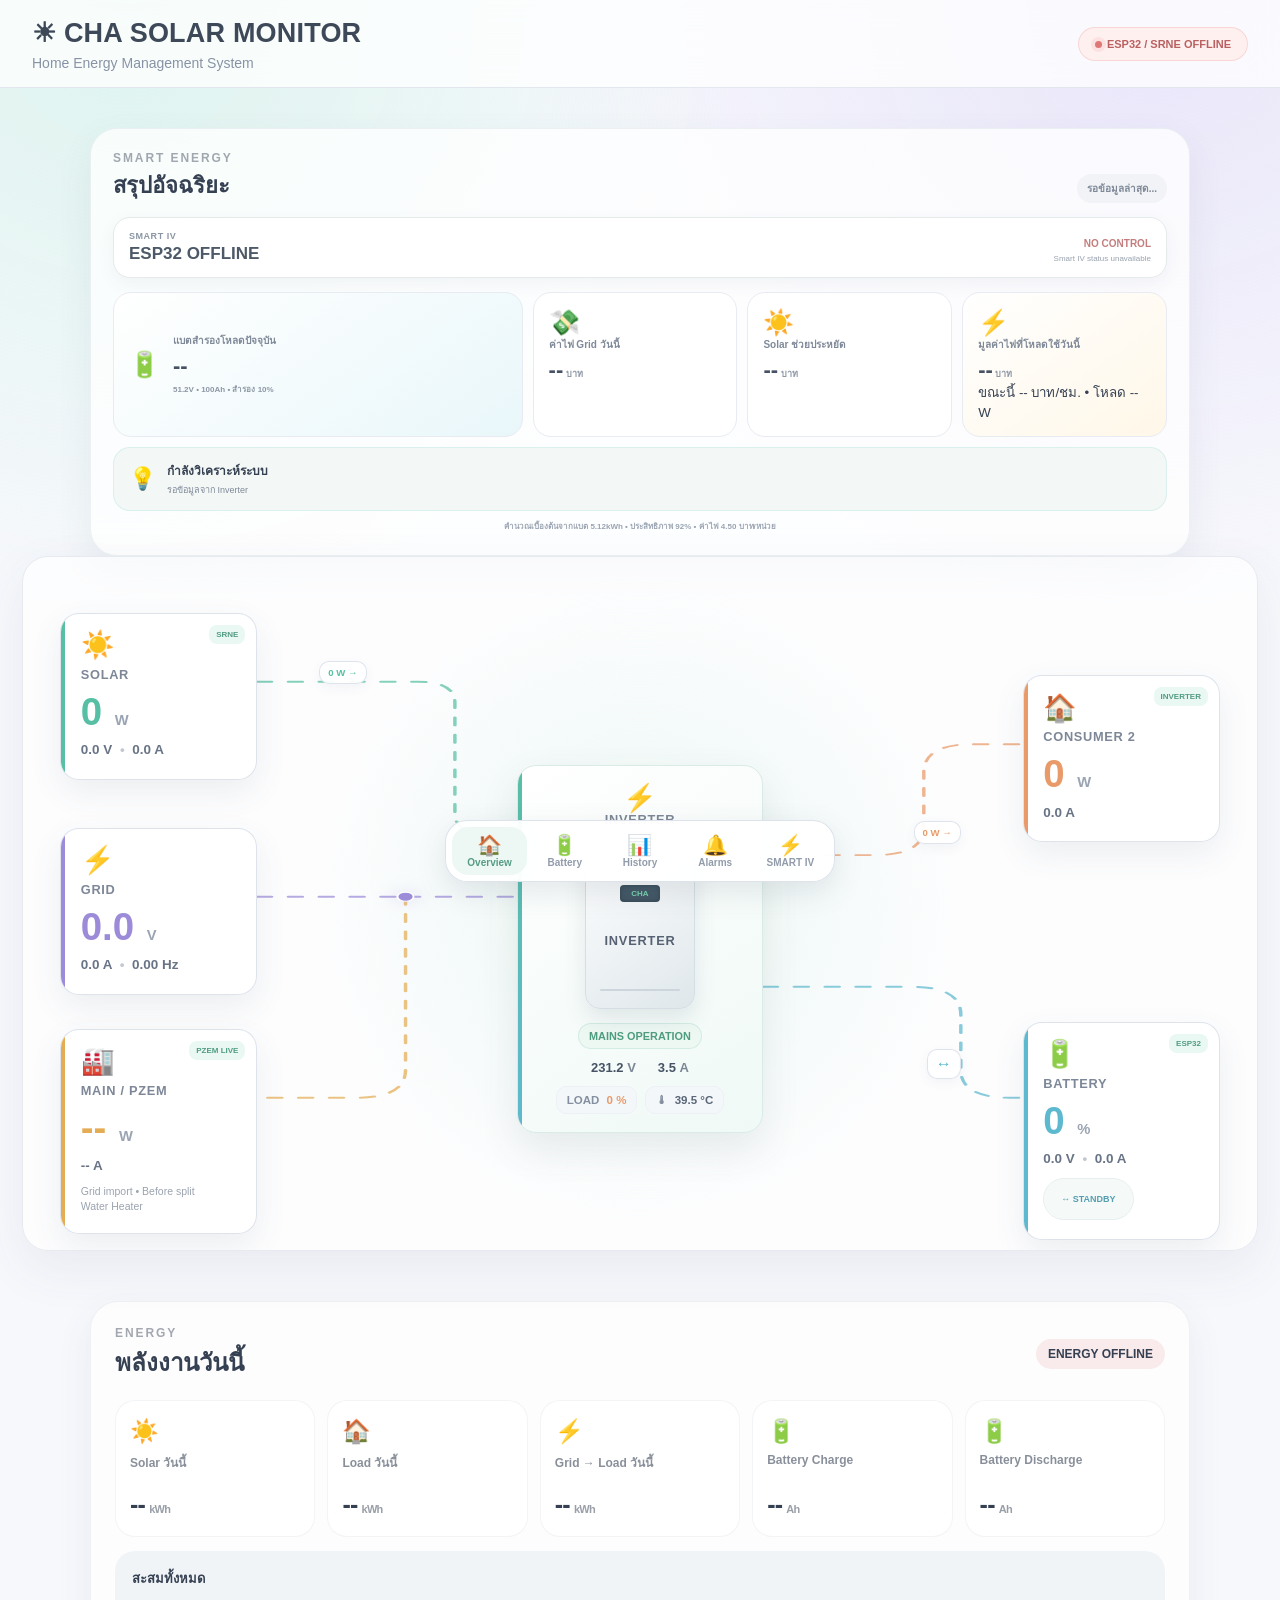
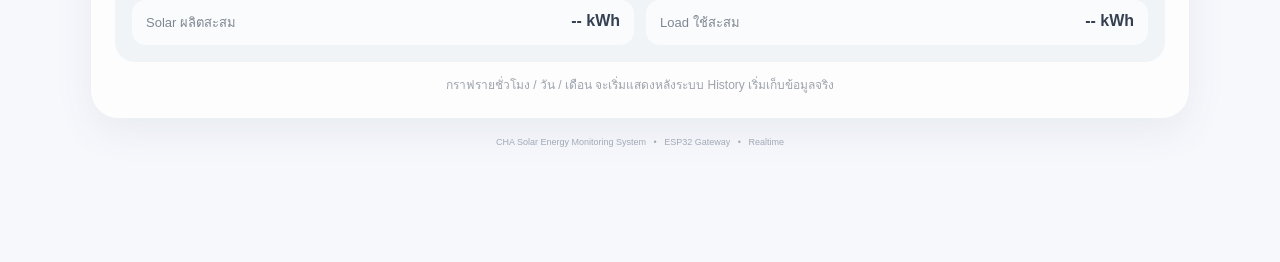
<file: index.html>
<!DOCTYPE html>
<html lang="th">

<head>
  <meta charset="UTF-8">

  <meta
    name="viewport"
    content="width=device-width, initial-scale=1.0"
  >

  <title>CHA Solar Monitor</title>

  <link
    rel="stylesheet"
    href="style.css"
  >

  <style>
    /* Mobile flow V2: smaller nodes and the real Consumer 1 split layout. */
    @media (max-width: 699px) {
      .flow-stage {
        height: 540px;
        background: radial-gradient(circle at 50% 48%, rgba(84, 203, 180, .13), transparent 28%), rgba(255, 255, 255, .94);
      }

      .fn {
        width: clamp(76px, 22.2vw, 84px);
        padding: 5px;
        box-shadow: 0 6px 15px rgba(70, 84, 103, .10);
      }

      .fn i { font-size: 16px; }
      .fn b { margin-top: 2px; font-size: 8px; }
      .fn strong { margin-top: 3px; font-size: 17px; }
      .fn strong small { font-size: 7px; }
      .fn em { margin-top: 3px; font-size: 6.8px; }

      .gridn { left: 15%; top: 13.7%; }
      .pv { left: 50%; top: 13.7%; }
      .c1n { left: 15%; top: 50.9%; }
      .iv {
        left: 50%;
        top: 50.9%;
        width: clamp(88px, 25.5vw, 96px);
        box-shadow: 0 7px 20px rgba(86, 205, 181, .20);
      }
      .iv strong { font-size: 11px; }
      .c2n { left: 85%; top: 50.9%; }
      .mcn { left: 15%; top: 85.2%; }
      .battery { left: 50%; top: 85.2%; }
      .homen { left: 85%; top: 85.2%; }
      .homen em, .mcn em { font-size: 6.5px; }
      .homen b, .mcn b { font-size: 9px; }

      .mobile-flow-value {
        position: absolute;
        z-index: 3;
        min-width: 34px;
        padding: 3px 6px;
        border: 1px solid rgba(218, 224, 233, .85);
        border-radius: 999px;
        transform: translate(-50%, -50%);
        background: rgba(255, 255, 255, .88);
        box-shadow: 0 3px 9px rgba(70, 84, 103, .08);
        color: #7b8695;
        font-size: 6.5px;
        font-weight: 850;
        line-height: 1;
        text-align: center;
        white-space: nowrap;
        pointer-events: none;
      }

      .flow-solar-value { left: 50%; top: 32%; color: #b98e1c; }
      .flow-grid-main-value { left: 15%; top: 32%; color: #7568b5; }
      /* Keep horizontal flow labels above the paths so particles stay visible. */
      .flow-grid-iv-value { left: 32.5%; top: 43.3%; color: #7568b5; }
      .flow-load-value { left: 67.5%; top: 43.3%; color: #c76f43; }
      .flow-machine-value { left: 15%; top: 68.5%; color: #b57c25; }
      .flow-battery-value { left: 50%; top: 68.5%; color: #388fa5; }
      .flow-home-value { left: 85%; top: 68.5%; color: #c76f43; }

      .fn.iv.source-grid { box-shadow: 0 7px 22px rgba(156, 142, 225, .28); }
      .fn.iv.source-grid strong { color: #7568b5; }
      .fn.iv.source-solar { box-shadow: 0 7px 22px rgba(229, 182, 56, .25); }
      .fn.iv.source-solar strong { color: #b98e1c; }
      .fn.iv.source-battery { box-shadow: 0 7px 22px rgba(85, 186, 208, .28); }
      .fn.iv.source-battery strong { color: #388fa5; }
      .fn.iv.source-mixed { box-shadow: 0 7px 22px rgba(86, 205, 181, .28); }
      .fn.iv.source-mixed strong { color: #438f79; }
    }
  </style>

  <style>

    /* =====================================================
       CHA NAVIGATION
    ===================================================== */

    body {
      padding-bottom: 78px;
    }

    .cha-nav {
      position: fixed;

      left: 50%;
      bottom: 14px;

      transform:
        translateX(-50%);

      width:
        calc(100% - 28px);

      max-width: 520px;

      height: 62px;

      display: grid;

      grid-template-columns:
        repeat(4, 1fr);

      align-items: center;

      padding: 6px;

      z-index: 1000;

      border:
        1px solid
        rgba(220, 225, 234, 0.95);

      border-radius: 22px;

      background:
        rgba(255, 255, 255, 0.92);

      backdrop-filter:
        blur(16px);

      box-shadow:
        0 10px 30px
        rgba(68, 82, 103, 0.13);
    }


    .cha-nav a {
      position: relative;

      height: 48px;

      display: flex;

      flex-direction: column;

      justify-content: center;
      align-items: center;

      gap: 2px;

      border-radius: 16px;

      color: #919baa;

      text-decoration: none;

      font-size: 9px;
      font-weight: 700;

      transition:
        0.2s ease;
    }


    .cha-nav a.active {
      color: #569c84;

      background:
        #edf8f4;
    }


    .nav-icon {
      font-size: 20px;

      line-height: 1;
    }


    .alarm-badge {
      position: absolute;

      top: 3px;
      right:
        calc(50% - 27px);

      min-width: 17px;
      height: 17px;

      display: none;

      align-items: center;
      justify-content: center;

      padding: 0 5px;

      border-radius: 999px;

      color: white;

      background: #df7777;

      border:
        2px solid white;

      font-size: 8px;
      font-weight: 800;

      line-height: 1;
    }


    .alarm-badge.show {
      display: flex;
    }


    .alarm-badge.warning {
      background: #e0a84e;
    }


    .alarm-badge.critical {
      background: #df7777;
    }


    @media (min-width: 1000px) {

      body {
        padding-bottom: 90px;
      }


      .cha-nav {
        bottom: 18px;

        max-width: 390px;
      }


      .cha-nav a {
        font-size: 10px;
      }

    }

  </style>

  <link rel="manifest" href="manifest.webmanifest">
  <meta name="theme-color" content="#f7f8fc">
</head>


<body>


<!-- =====================================================
     HEADER
===================================================== -->

<header>

  <div class="brand">

    <h1>
      ☀ CHA SOLAR MONITOR
    </h1>

    <p>
      Home Energy Management System
    </p>

  </div>


  <div class="online">

    <span class="online-dot"></span>

    SYSTEM ONLINE

  </div>

</header>



<!-- =====================================================
     MAIN
===================================================== -->

<main>

<section class="mobile-flow">
  <div class="mf-title"><div><small>CHA SOLAR</small><h2>Energy Flow</h2></div><div id="mobileSource" class="mobile-source">LIVE</div></div>
  <div class="flow-stage">
    <svg class="flow-svg" viewBox="0 0 360 540" preserveAspectRatio="none" aria-hidden="true">
      <path id="mobileSolarPath" class="energy-link solar" d="M180 111 V237"/>
      <path id="mobileGridC1Path" class="energy-link grid" d="M54 111 V237"/>
      <path id="mobileC1IvPath" class="energy-link grid" d="M92 275 H136"/>
      <path id="mobileIvC2Path" class="energy-link consumer2" d="M224 275 H268"/>
      <path id="mobileMcPath" class="energy-link consumer1" d="M54 313 V422"/>
      <path id="mobileBatteryPath" class="energy-link battery-link" d="M180 319 V422"/>
      <path id="mobileHomePath" class="energy-link consumer2" d="M306 313 V422"/>

      <g id="mobileSolarParticles" class="flow-particles solar">
        <circle r="4"><animateMotion dur="1.8s" repeatCount="indefinite"><mpath href="#mobileSolarPath"/></animateMotion></circle>
        <circle r="3" opacity=".7"><animateMotion begin="-.9s" dur="1.8s" repeatCount="indefinite"><mpath href="#mobileSolarPath"/></animateMotion></circle>
      </g>
      <g id="mobileC1IvParticles" class="flow-particles grid">
        <circle r="4"><animateMotion dur="1.35s" repeatCount="indefinite"><mpath href="#mobileC1IvPath"/></animateMotion></circle>
      </g>
      <g id="mobileIvC2Particles" class="flow-particles consumer2">
        <circle r="4"><animateMotion dur="1.35s" repeatCount="indefinite"><mpath href="#mobileIvC2Path"/></animateMotion></circle>
      </g>
      <g id="mobileGridC1Particles" class="flow-particles grid">
        <circle r="4"><animateMotion dur="1.8s" repeatCount="indefinite"><mpath href="#mobileGridC1Path"/></animateMotion></circle>
        <circle r="3" opacity=".7"><animateMotion begin="-.9s" dur="1.8s" repeatCount="indefinite"><mpath href="#mobileGridC1Path"/></animateMotion></circle>
      </g>
      <g id="mobileBatteryParticles" class="flow-particles battery-link">
        <circle r="4"><animateMotion dur="1.7s" repeatCount="indefinite"><mpath href="#mobileBatteryPath"/></animateMotion></circle>
        <circle r="3" opacity=".7"><animateMotion begin="-.85s" dur="1.7s" repeatCount="indefinite"><mpath href="#mobileBatteryPath"/></animateMotion></circle>
      </g>
      <g id="mobileHomeParticles" class="flow-particles consumer2">
        <circle r="4"><animateMotion dur="1.8s" repeatCount="indefinite"><mpath href="#mobileHomePath"/></animateMotion></circle>
        <circle r="3" opacity=".7"><animateMotion begin="-.9s" dur="1.8s" repeatCount="indefinite"><mpath href="#mobileHomePath"/></animateMotion></circle>
      </g>
      <g id="mobileMcParticles" class="flow-particles consumer1">
        <circle r="4"><animateMotion dur="1.35s" repeatCount="indefinite"><mpath href="#mobileMcPath"/></animateMotion></circle>
      </g>
    </svg>
    <span id="flowSolarValue" class="mobile-flow-value flow-solar-value">0W</span>
    <span id="flowGridMainValue" class="mobile-flow-value flow-grid-main-value">--</span>
    <span id="flowGridIvValue" class="mobile-flow-value flow-grid-iv-value">--</span>
    <span id="flowLoadValue" class="mobile-flow-value flow-load-value">0W</span>
    <span id="flowMachineValue" class="mobile-flow-value flow-machine-value">CT</span>
    <span id="flowBatteryValue" class="mobile-flow-value flow-battery-value">↔ 0W</span>
    <span id="flowHomeValue" class="mobile-flow-value flow-home-value">0W</span>
    <div class="fn pv"><i>☀️</i><b>SOLAR</b><strong><span id="mPvPower">0</span><small> W</small></strong><em><span id="mPvVoltage">0.0</span>V · <span id="mPvCurrent">0.0</span>A</em></div>
    <div class="fn gridn"><i>⚡</i><b>GRID</b><strong><span id="mGridVoltage">0.0</span><small> V</small></strong><em><span id="mGridCurrent">0.0</span>A · <span id="mGridFrequency">0.00</span>Hz</em></div>
    <div class="fn iv"><i>⚡</i><b>IV</b><strong id="mInvMode">ONLINE</strong><em>LOAD <span id="mLoadPercent">0</span>% · <span id="mInvTemp">0.0°C</span></em></div>
    <div class="fn c2n"><i>🏠</i><b>CONSUMER 2</b><strong><span id="mLoadPower">0</span><small> W</small></strong><em><span id="mLoadCurrent">0.0</span>A</em></div>
    <div class="fn c1n"><i>⚡</i><b>MAIN / PZEM</b><strong><span id="mConsumer1Power">--</span><small> W</small></strong><em><span id="mConsumer1Current">--</span>A · CT1</em></div>
    <div class="fn battery"><i>🔋</i><b id="mBatterySource">BATTERY</b><strong><span id="mBatterySOC">0</span><small>%</small></strong><em><span id="mBatteryVoltage">0.0</span>V · <span id="mBatteryCurrent">0.0</span>A</em></div>
    <div class="fn mcn"><i>⚙️</i><b>M/C</b><strong><span id="mMachinePower">--</span><small> W</small></strong><em id="mMachineSource">รอข้อมูลจาก CT2</em></div>
    <div class="fn homen"><i>🏡</i><b>HOME</b><em>House load</em></div>
  </div>
  <div class="flow-note">● จุดสว่างบนเส้นแสดงทิศทางการไหลของพลังงาน</div>
</section>

<section class="smart-overview" aria-labelledby="smartTitle">
  <div class="smart-heading">
    <div>
      <div class="energy-kicker">SMART ENERGY</div>
      <h2 id="smartTitle">สรุปอัจฉริยะ</h2>
    </div>
    <div id="lastUpdated" class="last-updated waiting">รอข้อมูลล่าสุด...</div>
  </div>

  <div class="smart-grid">
    <article class="smart-card runtime-card">
      <div class="smart-card-icon">🔋</div>
      <div>
        <span>แบตสำรองโหลดปัจจุบัน</span>
        <strong id="batteryRuntime">--</strong>
        <small id="batteryRuntimeDetail">51.2V • 100Ah • สำรอง 10%</small>
      </div>
    </article>

    <article class="smart-card">
      <div class="smart-card-icon">💸</div>
      <span>ค่าไฟ Grid วันนี้</span>
      <strong><span id="gridCostToday">--</span><small> บาท</small></strong>
    </article>

    <article class="smart-card">
      <div class="smart-card-icon">☀️</div>
      <span>Solar ช่วยประหยัด</span>
      <strong><span id="solarSavingToday">--</span><small> บาท</small></strong>
    </article>

    <article class="smart-card live-cost-card">
      <div class="smart-card-icon">⚡</div>
      <span>มูลค่าไฟที่โหลดใช้วันนี้</span>
      <strong><span id="loadCostToday">--</span><small> บาท</small></strong>
      <small id="liveLoadCostDetail">ขณะนี้ -- บาท/ชม. • โหลด -- W</small>
    </article>
  </div>

  <div class="smart-insight" id="smartInsight">
    <span>💡</span>
    <div><b>กำลังวิเคราะห์ระบบ</b><small>รอข้อมูลจาก Inverter</small></div>
  </div>
  <div class="smart-assumption">คำนวณเบื้องต้นจากแบต 5.12kWh • ประสิทธิภาพ 92% • ค่าไฟ 4.50 บาท/หน่วย</div>
</section>
<section class="energy-map">


  <!-- ===================================================
       POWER FLOW
  ==================================================== -->

  <svg
    class="power-svg"
    viewBox="0 0 100 100"
    preserveAspectRatio="none"
  >


    <!-- SOLAR -> INVERTER -->

    <path
      id="solarPath"
      class="flow solar-flow"

      d="
        M 19 18
        H 32
        Q 35 18 35 21
        V 37
        Q 35 40 38 40
        H 40
      "
    />


    <!-- GRID -> JUNCTION -->

    <path
      id="gridMainPath"
      class="flow grid-flow"

      d="
        M 19 49
        H 31
      "
    />


    <!-- JUNCTION -> INVERTER -->

    <path
      id="gridInvPath"
      class="flow grid-flow"

      d="
        M 31 49
        H 40
      "
    />


    <!-- JUNCTION -> CONSUMER 1 -->

    <path
      id="gridC1Path"
      class="flow consumer1-flow"

      d="
        M 31 49
        V 74
        Q 31 78 27 78
        H 19
      "
    />


    <!-- INVERTER -> CONSUMER 2 -->

    <path
      id="consumer2Path"
      class="flow consumer2-flow"

      d="
        M 60 43
        H 69
        Q 73 43 73 39
        V 31
        Q 73 27 77 27
        H 81
      "
    />


    <!-- INVERTER <-> BATTERY -->

    <path
      id="batteryPath"
      class="flow battery-flow"

      d="
        M 60 62
        H 72
        Q 76 62 76 66
        V 74
        Q 76 78 80 78
        H 81
      "
    />


    <circle
      class="junction"
      cx="31"
      cy="49"
      r="0.65"
    />


  </svg>



  <!-- ===================================================
       SOLAR
  ==================================================== -->

  <div class="node solar-node">

    <div id="batteryDataSource" class="source-badge">
      SRNE
    </div>

    <div class="node-icon">
      ☀️
    </div>

    <div class="node-title">
      SOLAR
    </div>

    <div
      class="
        node-value
        main-reading
        solar-color
      "
    >

      <span id="pvPower">
        0
      </span>

      <small>
        W
      </small>

    </div>


    <div
      class="
        node-info
        electrical-reading
      "
    >

      <span id="pvVoltage">
        0.0
      </span>

      V

      <span class="separator">
        •
      </span>

      <span id="pvCurrent">
        0.0
      </span>

      A

    </div>

  </div>



  <!-- ===================================================
       GRID
  ==================================================== -->

  <div class="node grid-node">

    <div class="node-icon">
      ⚡
    </div>

    <div class="node-title">
      GRID
    </div>

    <div
      class="
        node-value
        main-reading
        grid-color
      "
    >

      <span id="gridVoltage">
        0.0
      </span>

      <small>
        V
      </small>

    </div>


    <div
      class="
        node-info
        electrical-reading
      "
    >

      <span id="gridCurrent">
        0.0
      </span>

      A

      <span class="separator">
        •
      </span>

      <span id="gridFrequency">
        0.00
      </span>

      Hz

    </div>

  </div>



  <!-- ===================================================
       CONSUMER 1
  ==================================================== -->

  <div class="node consumer1-node">

    <div
      id="consumer1Source"
      class="source-badge"
    >
      PZEM LIVE
    </div>

    <div class="node-icon">
      🏭
    </div>

    <div class="node-title">
      MAIN / PZEM
    </div>

    <div
      class="
        node-value
        main-reading
        consumer1-color
      "
    >

      <span id="consumer1Power">
        --
      </span>

      <small>
        W
      </small>

    </div>


    <div
      class="
        node-info
        electrical-reading
      "
    >

      <span id="consumer1Current">
        --
      </span>

      A

    </div>


    <div
      class="
        node-info
        secondary
      "
    >

      Grid import • Before split

      <br>

      Water Heater

    </div>

  </div>



  <!-- ===================================================
       INVERTER
  ==================================================== -->

  <div class="node inverter-node">

    <div class="node-icon">
      ⚡
    </div>

    <div class="node-title">
      INVERTER
    </div>


    <div class="inverter-machine">

      <div class="inverter-screen">
        CHA
      </div>

      <div class="inverter-machine-name">
        INVERTER
      </div>

    </div>


    <div
      id="inverterMode"
      class="inverter-mode"
    >
      MAINS OPERATION
    </div>


    <div class="inverter-details">

      <span>

        <b id="inverterVoltage">
          231.2
        </b>

        V

      </span>


      <span>

        <b id="inverterCurrent">
          3.5
        </b>

        A

      </span>

    </div>


    <div class="inverter-status-row">

      <div class="inverter-load">

        LOAD

        <strong>

          <span id="loadPercent">
            0
          </span>

          %

        </strong>

      </div>


      <div class="inverter-temp">

        🌡

        <strong>

          <span id="inverterTemperature">
            39.5
          </span>

          °C

        </strong>

      </div>

    </div>

  </div>



  <!-- ===================================================
       CONSUMER 2
  ==================================================== -->

  <div class="node consumer2-node">

    <div class="source-badge">
      INVERTER
    </div>

    <div class="node-icon">
      🏠
    </div>

    <div class="node-title">
      CONSUMER 2
    </div>

    <div
      class="
        node-value
        main-reading
        consumer2-color
      "
    >

      <span id="loadPower">
        0
      </span>

      <small>
        W
      </small>

    </div>


    <div
      class="
        node-info
        electrical-reading
      "
    >

      <span id="loadCurrent">
        0.0
      </span>

      A

    </div>

  </div>



  <!-- ===================================================
       BATTERY
  ==================================================== -->

  <div class="node battery-node">

    <div class="source-badge">
      ESP32
    </div>

    <div class="node-icon">
      🔋
    </div>

    <div class="node-title">
      BATTERY
    </div>

    <div
      class="
        node-value
        main-reading
        battery-color
      "
    >

      <span id="batterySOC">
        0
      </span>

      <small>
        %
      </small>

    </div>


    <div
      class="
        node-info
        electrical-reading
      "
    >

      <span id="batteryVoltage">
        0.0
      </span>

      V

      <span class="separator">
        •
      </span>

      <span id="batteryCurrent">
        0.0
      </span>

      A

    </div>


    <div
      id="batteryState"
      class="battery-state"
    >
      ↔ STANDBY
    </div>

  </div>



  <!-- ===================================================
       FLOW LABELS
  ==================================================== -->

  <div
    class="
      flow-label
      solar-label
    "
  >

    <span id="solarFlowValue">
      0
    </span>

    W →

  </div>
  <div
    class="
      flow-label
      consumer2-label
    "
  >

    <span id="consumer2FlowValue">
      0
    </span>

    W →

  </div>


  <div
    id="batteryDirection"
    class="
      flow-label
      battery-label
    "
  >
    ↔
  </div>


</section>


</main>



<!-- =====================================================
     FOOTER
===================================================== -->


<section class="energy-section" id="energySection">
  <div class="energy-heading">
    <div>
      <div class="energy-kicker">ENERGY</div>
      <h2>พลังงานวันนี้</h2>
    </div>
    <div class="energy-status" id="energyStatus">กำลังอ่านข้อมูล...</div>
  </div>

  <div class="energy-grid">
    <div class="energy-card">
      <div class="energy-icon">☀️</div>
      <div class="energy-label">Solar วันนี้</div>
      <div class="energy-value"><span id="energyPvToday">--</span><small>kWh</small></div>
    </div>

    <div class="energy-card">
      <div class="energy-icon">🏠</div>
      <div class="energy-label">Load วันนี้</div>
      <div class="energy-value"><span id="energyLoadToday">--</span><small>kWh</small></div>
    </div>

    <div class="energy-card">
      <div class="energy-icon">⚡</div>
      <div class="energy-label">Grid → Load วันนี้</div>
      <div class="energy-value"><span id="energyGridToday">--</span><small>kWh</small></div>
    </div>

    <div class="energy-card">
      <div class="energy-icon">🔋</div>
      <div class="energy-label">Battery Charge</div>
      <div class="energy-value"><span id="energyBattCharge">--</span><small>Ah</small></div>
    </div>

    <div class="energy-card">
      <div class="energy-icon">🔋</div>
      <div class="energy-label">Battery Discharge</div>
      <div class="energy-value"><span id="energyBattDischarge">--</span><small>Ah</small></div>
    </div>
  </div>

  <div class="energy-total">
    <div class="energy-total-title">สะสมทั้งหมด</div>
    <div class="energy-total-row">
      <div>
        <span class="total-label">Solar ผลิตสะสม</span>
        <strong><span id="energyPvTotal">--</span> kWh</strong>
      </div>
      <div>
        <span class="total-label">Load ใช้สะสม</span>
        <strong><span id="energyLoadTotal">--</span> kWh</strong>
      </div>
    </div>
  </div>

  <div class="history-note">
    กราฟรายชั่วโมง / วัน / เดือน จะเริ่มแสดงหลังระบบ History เริ่มเก็บข้อมูลจริง
  </div>
</section>

<footer>

  CHA Solar Energy Monitoring System

  <span>
    •
  </span>

  ESP32 Gateway

  <span>
    •
  </span>

  Realtime

</footer>



<!-- =====================================================
     BOTTOM NAVIGATION
===================================================== -->

<nav class="cha-nav">


  <a
    href="index.html"
    class="active"
  >

    <span class="nav-icon">
      🏠
    </span>

    Overview

  </a>


  <a
    href="battery.html"
  >

    <span class="nav-icon">
      🔋
    </span>

    Battery

  </a>


  <a
    href="history.html"
  >

    <span class="nav-icon">
      📊
    </span>

    History

  </a>


  <a
    href="alarms.html"
  >

    <span
      id="alarmBadge"
      class="alarm-badge"
    >
      0
    </span>

    <span class="nav-icon">
      🔔
    </span>

    Alarms

  </a>


</nav>



<!-- =====================================================
     MAIN DASHBOARD SCRIPT
===================================================== -->

<script src="script.js"></script>
<script src="mobile-flow.js"></script>
<script src="smart-dashboard.js"></script>



<!-- =====================================================
     ALARM BADGE
===================================================== -->

<script>

const CHA_SERVER =
  `${location.protocol}//${location.hostname}:3000`;


async function updateAlarmBadge() {

  const badge =
    document.getElementById(
      "alarmBadge"
    );


  try {

    const response =
      await fetch(
        `${CHA_SERVER}/api/alarms`,
        {
          cache:
            "no-store"
        }
      );


    if (!response.ok) {

      throw new Error(
        "Alarm API Error"
      );

    }


    const data =
      await response.json();


    badge.classList.remove(
      "show",
      "warning",
      "critical"
    );


    if (data.active <= 0) {

      badge.textContent =
        "0";

      return;

    }


    badge.textContent =
      data.active > 99
        ? "99+"
        : data.active;


    badge.classList.add(
      "show"
    );


    if (data.critical > 0) {

      badge.classList.add(
        "critical"
      );

    }

    else {

      badge.classList.add(
        "warning"
      );

    }

  }

  catch (error) {

    console.warn(
      "Alarm API Offline"
    );

    badge.classList.remove(
      "show"
    );

  }

}


updateAlarmBadge();


setInterval(
  updateAlarmBadge,
  3000
);

</script>


<script src="pwa.js"></script>
</body>

</html>
</file>
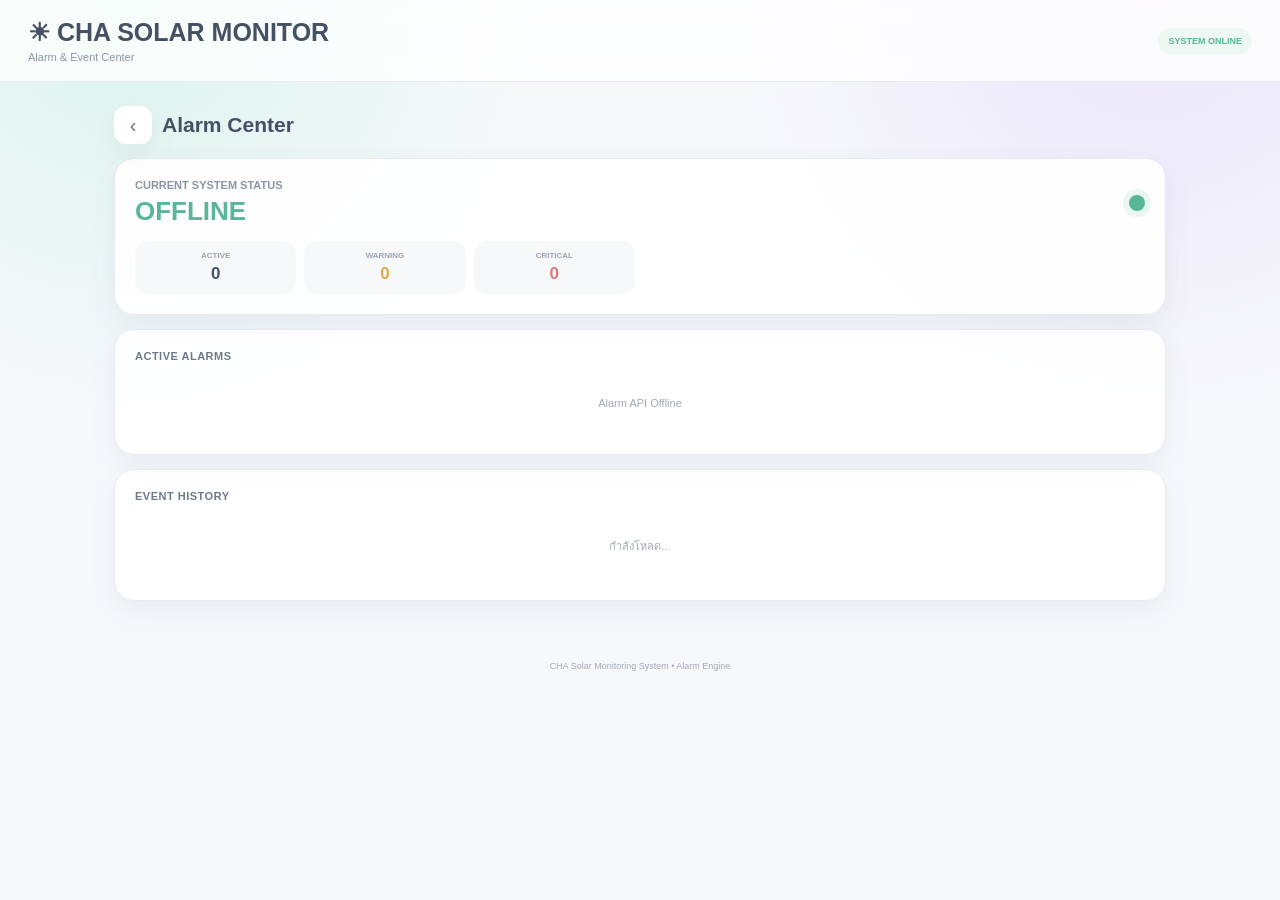
<file: alarms.html>
<!DOCTYPE html>
<html lang="th">

<head>
  <meta charset="UTF-8">
  <meta
    name="viewport"
    content="width=device-width, initial-scale=1.0"
  >

  <title>CHA Solar - Alarm Center</title>

  <style>
    * {
      box-sizing: border-box;
    }

    :root {
      --bg: #f7f8fc;
      --card: rgba(255,255,255,.95);
      --text: #445064;
      --muted: #8a95a6;
      --border: #e6eaf1;

      --normal: #58b895;
      --warning: #e0a84e;
      --critical: #df7777;
      --info: #6aaecf;

      --shadow:
        0 10px 28px rgba(72,85,105,.08);
    }

    body {
      margin: 0;
      min-height: 100vh;

      font-family:
        -apple-system,
        BlinkMacSystemFont,
        "Segoe UI",
        Arial,
        sans-serif;

      color: var(--text);

      background:
        radial-gradient(
          circle at 10% 0%,
          rgba(209,242,232,.75),
          transparent 28%
        ),
        radial-gradient(
          circle at 90% 0%,
          rgba(229,222,249,.75),
          transparent 28%
        ),
        var(--bg);
    }

    header {
      padding: 16px;

      display: flex;
      align-items: center;
      justify-content: space-between;

      gap: 12px;

      background:
        rgba(255,255,255,.78);

      backdrop-filter: blur(14px);

      border-bottom:
        1px solid var(--border);
    }

    .brand h1 {
      margin: 0;

      font-size: 19px;
      font-weight: 850;
    }

    .brand p {
      margin: 4px 0 0;

      color: var(--muted);

      font-size: 11px;
    }

    .system-pill {
      padding: 8px 10px;

      border-radius: 999px;

      font-size: 9px;
      font-weight: 800;

      background: #edf8f3;
      color: var(--normal);
    }

    main {
      max-width: 1100px;

      margin: auto;

      padding: 15px;
    }

    .page-head {
      display: flex;
      align-items: center;

      gap: 10px;

      margin-bottom: 14px;
    }

    .back-btn {
      width: 38px;
      height: 38px;

      border: 0;
      border-radius: 12px;

      background: white;

      color: #687586;

      font-size: 20px;

      box-shadow: var(--shadow);

      cursor: pointer;
    }

    .page-head h2 {
      margin: 0;

      font-size: 21px;
    }

    .status-card {
      padding: 16px;

      margin-bottom: 14px;

      border:
        1px solid var(--border);

      border-radius: 20px;

      background: var(--card);

      box-shadow: var(--shadow);
    }

    .status-top {
      display: flex;
      align-items: center;
      justify-content: space-between;

      gap: 12px;
    }

    .status-label {
      font-size: 11px;
      color: var(--muted);
      font-weight: 700;
    }

    .status-value {
      margin-top: 5px;

      font-size: 26px;
      font-weight: 850;
    }

    .status-dot {
      width: 16px;
      height: 16px;

      border-radius: 50%;
    }

    .status-normal {
      color: var(--normal);
    }

    .status-warning {
      color: var(--warning);
    }

    .status-critical {
      color: var(--critical);
    }

    .dot-normal {
      background: var(--normal);
      box-shadow:
        0 0 0 6px rgba(88,184,149,.12);
    }

    .dot-warning {
      background: var(--warning);
      box-shadow:
        0 0 0 6px rgba(224,168,78,.12);
    }

    .dot-critical {
      background: var(--critical);
      box-shadow:
        0 0 0 6px rgba(223,119,119,.12);
    }

    .count-grid {
      display: grid;

      grid-template-columns:
        repeat(3, 1fr);

      gap: 8px;

      margin-top: 14px;
    }

    .count-card {
      padding: 10px;

      border-radius: 13px;

      background: #f7f8fa;

      text-align: center;
    }

    .count-card label {
      display: block;

      color: #99a3b0;

      font-size: 8px;
      font-weight: 700;
    }

    .count-card strong {
      display: block;

      margin-top: 4px;

      font-size: 17px;
    }

    .section-card {
      padding: 14px;

      margin-bottom: 14px;

      border:
        1px solid var(--border);

      border-radius: 20px;

      background: var(--card);

      box-shadow: var(--shadow);
    }

    .section-title {
      margin-bottom: 10px;

      font-size: 11px;
      font-weight: 850;

      color: #6d798a;

      letter-spacing: .5px;
    }

    .empty {
      padding: 25px 10px;

      text-align: center;

      color: #a0a9b5;

      font-size: 11px;
    }

    .alarm-item,
    .event-item {
      padding: 12px;

      margin-bottom: 8px;

      border-radius: 14px;

      border:
        1px solid #edf0f4;

      background: #fafbfc;
    }

    .alarm-item:last-child,
    .event-item:last-child {
      margin-bottom: 0;
    }

    .item-top {
      display: flex;
      justify-content: space-between;
      align-items: center;

      gap: 10px;
    }

    .code {
      font-size: 12px;
      font-weight: 850;
    }

    .level-badge {
      padding: 5px 7px;

      border-radius: 999px;

      font-size: 8px;
      font-weight: 800;
    }

    .level-warning {
      color: #b47c26;
      background: #fff5df;
    }

    .level-critical {
      color: #bc5a5a;
      background: #fdecec;
    }

    .level-info {
      color: #4f8eaa;
      background: #eaf5fa;
    }

    .message {
      margin-top: 6px;

      color: #697586;

      font-size: 11px;
    }

    .meta {
      margin-top: 7px;

      color: #9ba4b1;

      font-size: 9px;
    }

    .event-active {
      border-left:
        4px solid var(--warning);
    }

    .event-cleared {
      border-left:
        4px solid var(--normal);
    }

    footer {
      padding: 22px 10px;

      text-align: center;

      color: #a0a9b5;

      font-size: 9px;
    }

    @media (min-width: 700px) {

      header {
        padding:
          18px 28px;
      }

      .brand h1 {
        font-size: 25px;
      }

      main {
        padding: 24px;
      }

      .status-card,
      .section-card {
        padding: 20px;
      }

      .count-grid {
        max-width: 500px;
      }

    }

  </style>
</head>


<body>

<header>

  <div class="brand">
    <h1>☀ CHA SOLAR MONITOR</h1>
    <p>Alarm & Event Center</p>
  </div>

  <div class="system-pill">
    SYSTEM ONLINE
  </div>

</header>


<main>

  <div class="page-head">

    <button
      class="back-btn"
      onclick="location.href='index.html'"
    >
      ‹
    </button>

    <h2>
      Alarm Center
    </h2>

  </div>


  <section class="status-card">

    <div class="status-top">

      <div>

        <div class="status-label">
          CURRENT SYSTEM STATUS
        </div>

        <div
          id="mainStatus"
          class="status-value status-normal"
        >
          NORMAL
        </div>

      </div>

      <div
        id="mainDot"
        class="status-dot dot-normal"
      ></div>

    </div>


    <div class="count-grid">

      <div class="count-card">
        <label>ACTIVE</label>
        <strong id="activeCount">0</strong>
      </div>

      <div class="count-card">
        <label>WARNING</label>
        <strong
          id="warningCount"
          class="status-warning"
        >
          0
        </strong>
      </div>

      <div class="count-card">
        <label>CRITICAL</label>
        <strong
          id="criticalCount"
          class="status-critical"
        >
          0
        </strong>
      </div>

    </div>

  </section>


  <section class="section-card">

    <div class="section-title">
      ACTIVE ALARMS
    </div>

    <div id="alarmList">
      <div class="empty">
        กำลังโหลด...
      </div>
    </div>

  </section>


  <section class="section-card">

    <div class="section-title">
      EVENT HISTORY
    </div>

    <div id="eventList">
      <div class="empty">
        กำลังโหลด...
      </div>
    </div>

  </section>

</main>


<footer>
  CHA Solar Monitoring System • Alarm Engine
</footer>


<script>

const ALARM_API =
  "http://localhost:3000/api/alarms";

const EVENT_API =
  "http://localhost:3000/api/events?limit=100";


function formatTime(value) {

  if (!value) {
    return "--";
  }

  return new Date(value)
    .toLocaleString(
      "th-TH",
      {
        dateStyle: "short",
        timeStyle: "medium"
      }
    );

}


function updateMainStatus(data) {

  const status =
    document.getElementById("mainStatus");

  const dot =
    document.getElementById("mainDot");


  status.className =
    "status-value";

  dot.className =
    "status-dot";


  if (data.critical > 0) {

    status.textContent =
      "CRITICAL";

    status.classList.add(
      "status-critical"
    );

    dot.classList.add(
      "dot-critical"
    );

  }

  else if (
    data.warning > 0 ||
    data.info > 0
  ) {

    status.textContent =
      "WARNING";

    status.classList.add(
      "status-warning"
    );

    dot.classList.add(
      "dot-warning"
    );

  }

  else {

    status.textContent =
      "NORMAL";

    status.classList.add(
      "status-normal"
    );

    dot.classList.add(
      "dot-normal"
    );

  }


  document.getElementById(
    "activeCount"
  ).textContent =
    data.active;


  document.getElementById(
    "warningCount"
  ).textContent =
    data.warning;


  document.getElementById(
    "criticalCount"
  ).textContent =
    data.critical;

}


function renderAlarms(data) {

  const box =
    document.getElementById(
      "alarmList"
    );


  if (!data.alarms.length) {

    box.innerHTML =
      `
      <div class="empty">
        ✓ ไม่มี Active Alarm
      </div>
      `;

    return;

  }


  box.innerHTML =
    data.alarms
      .map(
        alarm => {

          const levelClass =
            alarm.level === "CRITICAL"
              ? "level-critical"
              : alarm.level === "WARNING"
                ? "level-warning"
                : "level-info";


          return `
            <div class="alarm-item">

              <div class="item-top">

                <div class="code">
                  ${alarm.code}
                </div>

                <div
                  class="level-badge ${levelClass}"
                >
                  ${alarm.level}
                </div>

              </div>

              <div class="message">
                ${alarm.message}
              </div>

              <div class="meta">
                Value:
                ${alarm.value ?? "--"}
                • Started:
                ${formatTime(alarm.startedAt)}
              </div>

            </div>
          `;

        }
      )
      .join("");

}


function renderEvents(data) {

  const box =
    document.getElementById(
      "eventList"
    );


  if (!data.data.length) {

    box.innerHTML =
      `
      <div class="empty">
        ยังไม่มี Event
      </div>
      `;

    return;

  }


  box.innerHTML =
    data.data
      .map(
        event => {

          const stateClass =
            event.type === "CLEARED"
              ? "event-cleared"
              : "event-active";


          const level =
            event.type === "CLEARED"
              ? "level-info"
              : "level-warning";


          return `
            <div
              class="event-item ${stateClass}"
            >

              <div class="item-top">

                <div class="code">
                  ${event.code}
                </div>

                <div
                  class="level-badge ${level}"
                >
                  ${event.type}
                </div>

              </div>

              <div class="message">
                ${event.message}
              </div>

              <div class="meta">
                ${formatTime(event.timestamp)}
                • Value:
                ${event.value ?? "--"}
              </div>

            </div>
          `;

        }
      )
      .join("");

}


async function loadAlarmCenter() {

  try {

    const [
      alarmResponse,
      eventResponse
    ] =
      await Promise.all([
        fetch(
          ALARM_API,
          {
            cache:
              "no-store"
          }
        ),

        fetch(
          EVENT_API,
          {
            cache:
              "no-store"
          }
        )
      ]);


    if (
      !alarmResponse.ok ||
      !eventResponse.ok
    ) {

      throw new Error(
        "API ERROR"
      );

    }


    const alarms =
      await alarmResponse.json();


    const events =
      await eventResponse.json();


    updateMainStatus(
      alarms
    );

    renderAlarms(
      alarms
    );

    renderEvents(
      events
    );

  }

  catch (error) {

    console.error(
      error
    );


    document.getElementById(
      "mainStatus"
    ).textContent =
      "OFFLINE";


    document.getElementById(
      "alarmList"
    ).innerHTML =
      `
      <div class="empty">
        Alarm API Offline
      </div>
      `;

  }

}


loadAlarmCenter();


setInterval(
  loadAlarmCenter,
  3000
);

</script>


<script src="pwa.js"></script>
</body>

</html>
</file>
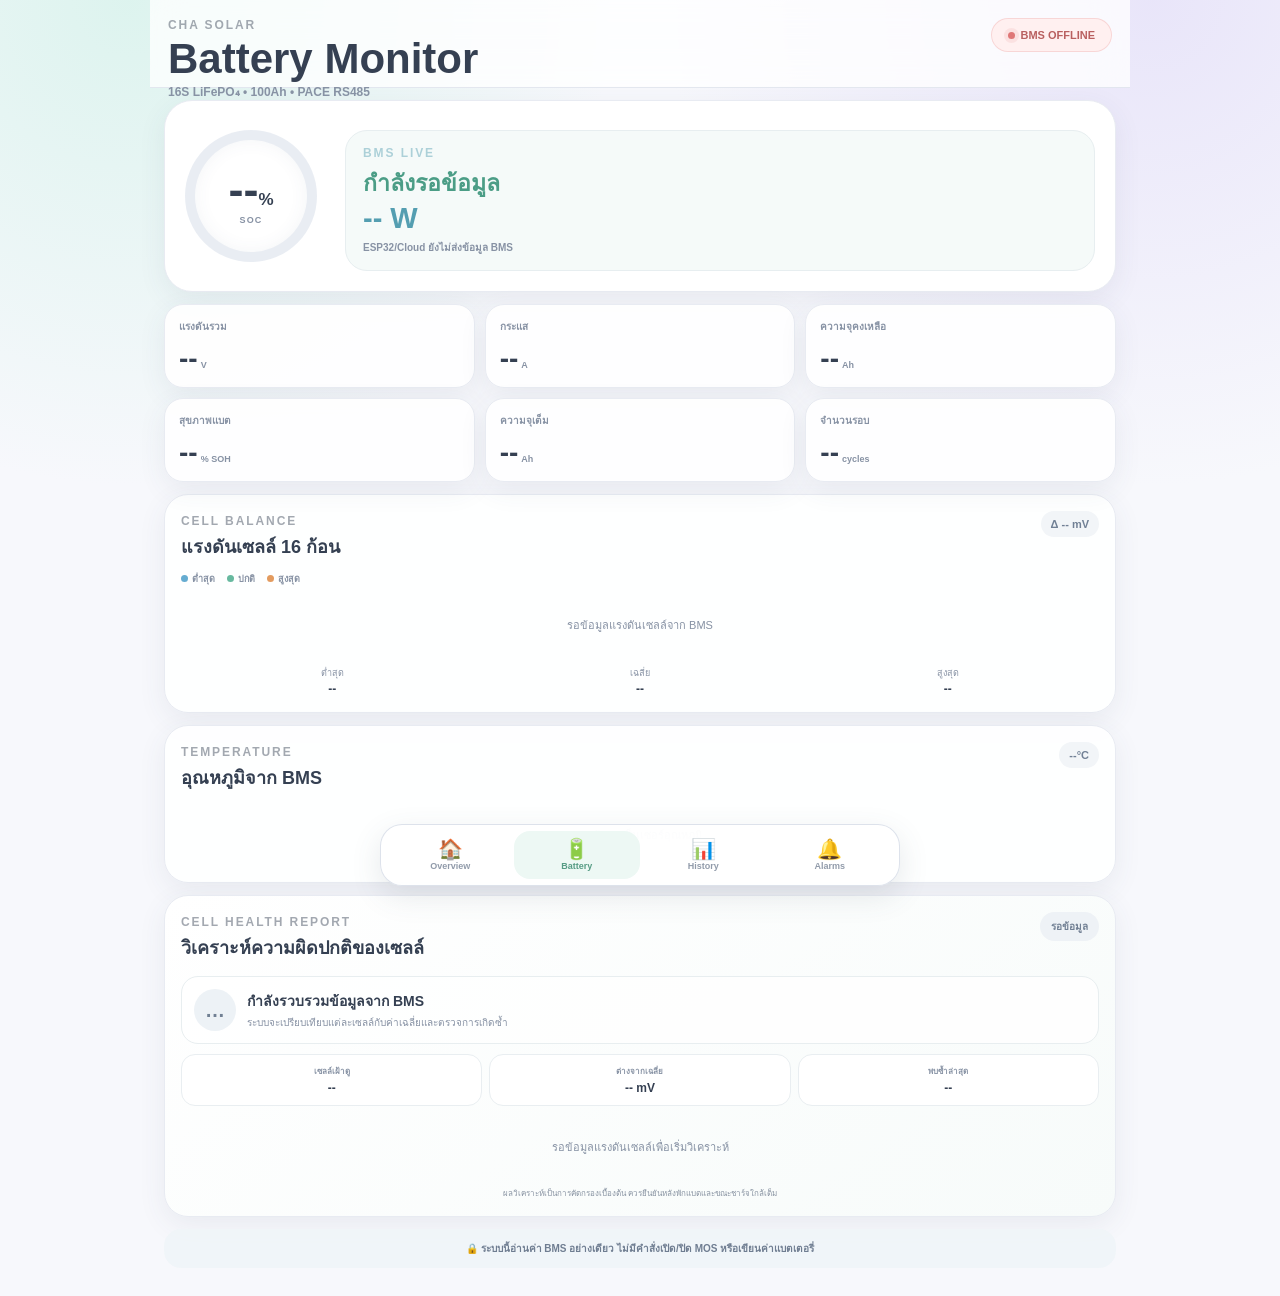
<file: battery.html>
<!DOCTYPE html>
<html lang="th">
<head>
  <meta charset="UTF-8">
  <meta name="viewport" content="width=device-width, initial-scale=1.0">
  <meta name="theme-color" content="#eef9f6">
  <title>CHA Solar Battery</title>
  <link rel="stylesheet" href="style.css">
</head>
<body class="battery-body">
<header class="battery-header">
  <div>
    <div class="energy-kicker">CHA SOLAR</div>
    <h1>Battery Monitor</h1>
    <p>16S LiFePO₄ • 100Ah • PACE RS485</p>
  </div>
  <div class="online" id="batteryStatus"><span class="online-dot"></span>CONNECTING</div>
</header>

<main class="battery-page">
  <section class="battery-hero" id="batteryHero">
    <div class="soc-ring" id="socRing">
      <div><strong id="bmsSoc">--</strong><span>%</span><small>SOC</small></div>
    </div>
    <div class="battery-state">
      <div class="energy-kicker">BMS LIVE</div>
      <h2 id="bmsState">กำลังรอข้อมูล</h2>
      <div class="state-power" id="bmsPower">-- W</div>
      <p id="bmsUpdated">ยังไม่มีข้อมูลจากแบตเตอรี่</p>
    </div>
  </section>

  <section class="battery-metrics">
    <article id="voltageMetric"><span>แรงดันรวม</span><strong id="bmsVoltage">--</strong><small>V</small></article>
    <article id="currentMetric"><span>กระแส</span><strong id="bmsCurrent">--</strong><small>A</small></article>
    <article><span>ความจุคงเหลือ</span><strong id="bmsRemaining">--</strong><small>Ah</small></article>
    <article><span>สุขภาพแบต</span><strong id="bmsSoh">--</strong><small>% SOH</small></article>
    <article><span>ความจุเต็ม</span><strong id="bmsFull">--</strong><small>Ah</small></article>
    <article><span>จำนวนรอบ</span><strong id="bmsCycles">--</strong><small>cycles</small></article>
  </section>

  <section class="battery-card">
    <div class="battery-card-head">
      <div><span class="energy-kicker">CELL BALANCE</span><h2>แรงดันเซลล์ 16 ก้อน</h2></div>
      <div class="delta-pill" id="deltaPill">Δ -- mV</div>
    </div>
    <div class="cell-legend"><span><i class="min"></i>ต่ำสุด</span><span><i class="normal"></i>ปกติ</span><span><i class="max"></i>สูงสุด</span></div>
    <div class="cell-grid" id="cellGrid"></div>
    <div class="cell-summary">
      <span>ต่ำสุด <b id="cellMin">--</b></span>
      <span>เฉลี่ย <b id="cellAvg">--</b></span>
      <span>สูงสุด <b id="cellMax">--</b></span>
    </div>
  </section>

  <section class="battery-card">
    <div class="battery-card-head">
      <div><span class="energy-kicker">TEMPERATURE</span><h2>อุณหภูมิจาก BMS</h2></div>
      <div class="temp-range" id="tempRange">--°C</div>
    </div>
    <div class="temp-grid" id="tempGrid"></div>
  </section>

  <section class="battery-card cell-health-card" id="cellHealthCard">
    <div class="battery-card-head">
      <div><span class="energy-kicker">CELL HEALTH REPORT</span><h2>วิเคราะห์ความผิดปกติของเซลล์</h2></div>
      <div class="health-pill waiting" id="cellHealthPill">รอข้อมูล</div>
    </div>
    <div class="health-overview">
      <div class="health-icon" id="cellHealthIcon">…</div>
      <div>
        <strong id="cellHealthTitle">กำลังรวบรวมข้อมูลจาก BMS</strong>
        <p id="cellHealthMessage">ระบบจะเปรียบเทียบแต่ละเซลล์กับค่าเฉลี่ยและตรวจการเกิดซ้ำ</p>
      </div>
    </div>
    <div class="health-stats">
      <article><span>เซลล์เฝ้าดู</span><strong id="suspectCell">--</strong></article>
      <article><span>ต่างจากเฉลี่ย</span><strong id="suspectDeviation">-- mV</strong></article>
      <article><span>พบซ้ำล่าสุด</span><strong id="suspectCount">--</strong></article>
    </div>
    <div class="health-findings" id="cellHealthFindings">
      <div class="battery-empty">รอข้อมูลแรงดันเซลล์เพื่อเริ่มวิเคราะห์</div>
    </div>
    <p class="health-footnote" id="cellHealthFootnote">ผลวิเคราะห์เป็นการคัดกรองเบื้องต้น ควรยืนยันหลังพักแบตและขณะชาร์จใกล้เต็ม</p>
  </section>

  <section class="battery-note" id="batteryNote">
    🔒 ระบบนี้อ่านค่า BMS อย่างเดียว ไม่มีคำสั่งเปิด/ปิด MOS หรือเขียนค่าแบตเตอรี่
  </section>
</main>

<nav class="cha-nav">
  <a href="index.html"><span class="nav-icon">🏠</span>Overview</a>
  <a href="battery.html" class="active"><span class="nav-icon">🔋</span>Battery</a>
  <a href="history.html"><span class="nav-icon">📊</span>History</a>
  <a href="alarms.html"><span class="nav-icon">🔔</span>Alarms</a>
</nav>
<script src="battery.js"></script>
<script src="pwa.js"></script>
</body>
</html>
</file>
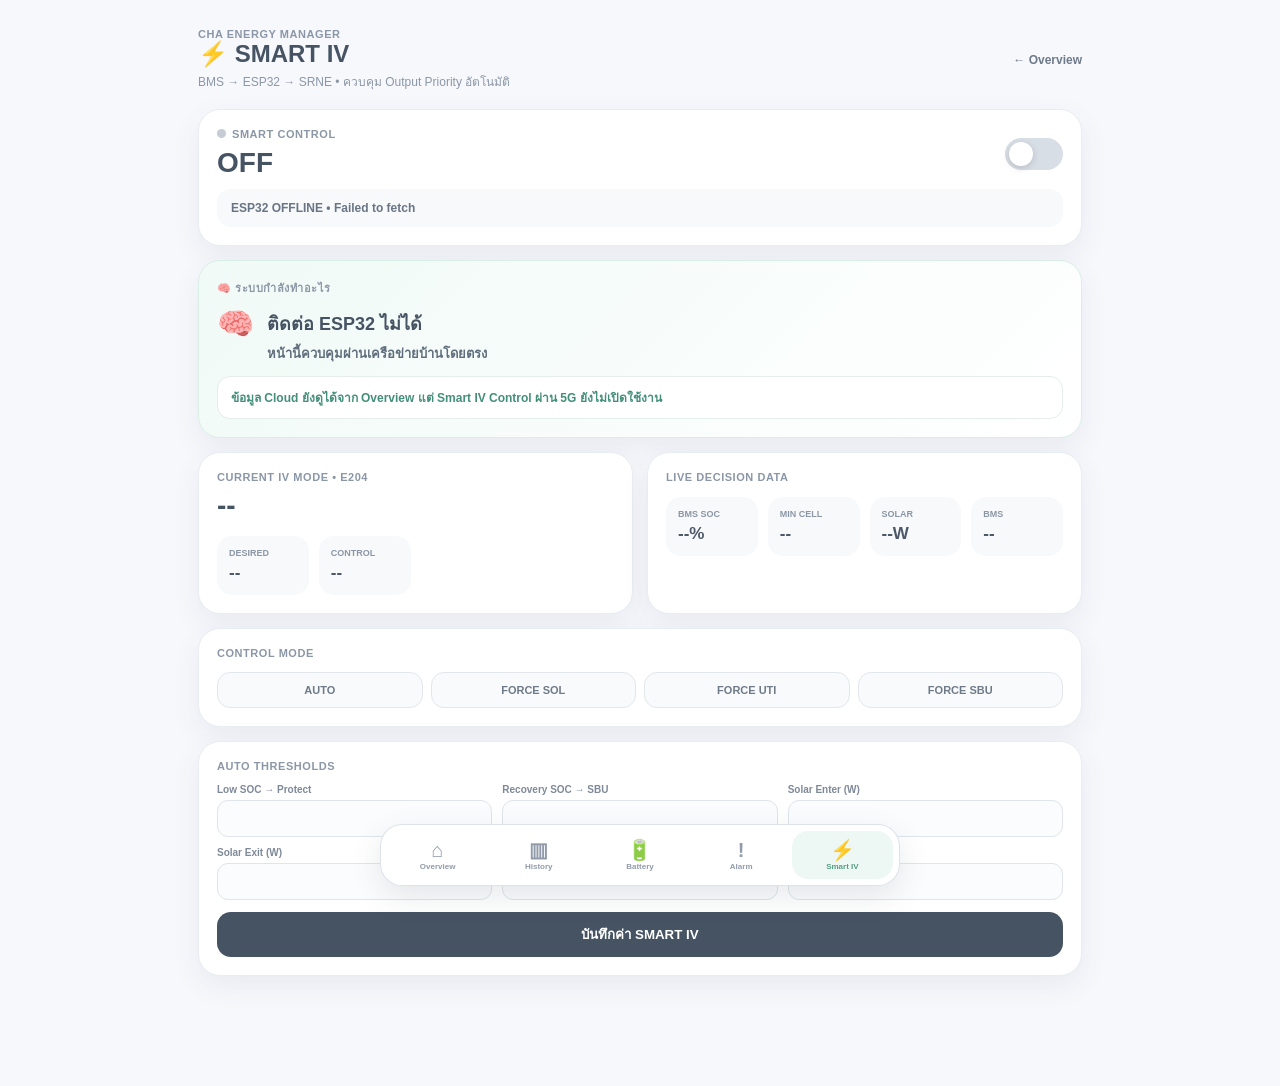
<file: smart-iv.html>
<!DOCTYPE html>
<html lang="th">
<head>
  <meta charset="UTF-8"><meta name="viewport" content="width=device-width, initial-scale=1.0"><title>SMART IV • CHA Solar</title><link rel="stylesheet" href="style.css"><meta name="theme-color" content="#f7f8fc">
  <style>
    body{padding-bottom:92px;background:#f7f8fc}.smartiv-wrap{max-width:920px;margin:0 auto;padding:18px}.smartiv-head{display:flex;justify-content:space-between;align-items:center;gap:12px;margin:10px 0 18px}.smartiv-head h1{margin:0;font-size:24px;color:#455363}.smartiv-head p{margin:4px 0 0;color:#8b97a6;font-size:12px}.smartiv-grid{display:grid;grid-template-columns:repeat(2,minmax(0,1fr));gap:14px}.smartiv-card{background:#fff;border:1px solid #e8edf1;border-radius:22px;padding:18px;box-shadow:0 10px 28px rgba(68,82,103,.08)}.smartiv-card.full{grid-column:1/-1}.smartiv-label{font-size:11px;font-weight:800;color:#8b97a6;letter-spacing:.05em}.smartiv-value{font-size:28px;font-weight:900;color:#455363;margin-top:7px}.smartiv-value.sol{color:#b98e1c}.smartiv-value.uti{color:#7568b5}.smartiv-value.sbu{color:#438f79}.smartiv-row{display:flex;align-items:center;justify-content:space-between;gap:12px}.smartiv-switch{width:58px;height:32px;border:0;border-radius:999px;background:#d8dee5;position:relative;cursor:pointer}.smartiv-switch:after{content:"";position:absolute;top:4px;left:4px;width:24px;height:24px;border-radius:50%;background:#fff;box-shadow:0 2px 7px rgba(0,0,0,.15);transition:.2s}.smartiv-switch.on{background:#62b894}.smartiv-switch.on:after{left:30px}.smartiv-mode-buttons{display:grid;grid-template-columns:repeat(4,1fr);gap:8px;margin-top:13px}.smartiv-btn{border:1px solid #e2e7ec;background:#f8fafb;border-radius:13px;padding:11px 6px;font-size:11px;font-weight:850;color:#6f7a88;cursor:pointer}.smartiv-btn.active{background:#edf8f4;color:#438f79;border-color:#cce9dd}.smartiv-btn.danger.active{background:#f3f0fb;color:#7568b5;border-color:#ddd6f3}.smartiv-reason{margin-top:10px;padding:12px 14px;border-radius:14px;background:#f7f9fb;color:#697584;font-size:12px;font-weight:700}.decision-card{background:linear-gradient(135deg,#f0faf6,#fff);border-color:#d9eee5}.decision-main{display:flex;gap:13px;align-items:flex-start}.decision-icon{font-size:30px;line-height:1}.decision-title{font-size:18px;font-weight:900;color:#455363}.decision-detail{margin-top:6px;font-size:13px;line-height:1.55;color:#5f6d7c;font-weight:700}.decision-next{margin-top:12px;padding:11px 13px;border-radius:13px;background:#fff;border:1px solid #e5eee9;color:#438f79;font-size:12px;font-weight:850}.smartiv-metrics{display:grid;grid-template-columns:repeat(4,1fr);gap:10px;margin-top:14px}.metric{padding:12px;border-radius:15px;background:#f7f9fb}.metric span{display:block;font-size:9px;color:#8c97a5;font-weight:800}.metric strong{display:block;margin-top:5px;font-size:17px;color:#4d5968}.smartiv-config{display:grid;grid-template-columns:repeat(3,1fr);gap:10px;margin-top:12px}.smartiv-config label{font-size:10px;font-weight:800;color:#7e8998}.smartiv-config input{width:100%;margin-top:5px;border:1px solid #dfe5ea;border-radius:11px;padding:10px;background:#fbfcfd;color:#4d5968;font-weight:800;box-sizing:border-box}.save-btn{margin-top:12px;width:100%;padding:12px;border:0;border-radius:14px;background:#455363;color:#fff;font-weight:850;cursor:pointer}.status-dot{display:inline-block;width:9px;height:9px;border-radius:50%;background:#c6ccd3;margin-right:6px}.status-dot.on{background:#62b894;box-shadow:0 0 0 4px rgba(98,184,148,.13)}.back-link{color:#6e7a89;text-decoration:none;font-weight:800;font-size:12px}.cha-nav{position:fixed;left:50%;bottom:14px;transform:translateX(-50%);width:calc(100% - 28px);max-width:520px;height:62px;display:grid;grid-template-columns:repeat(5,1fr);align-items:center;padding:6px;z-index:1000;border:1px solid rgba(220,225,234,.95);border-radius:22px;background:rgba(255,255,255,.94);backdrop-filter:blur(16px);box-shadow:0 10px 30px rgba(68,82,103,.13)}.cha-nav a{height:48px;display:flex;flex-direction:column;justify-content:center;align-items:center;gap:2px;border-radius:16px;color:#919baa;text-decoration:none;font-size:8px;font-weight:750}.cha-nav a.active{color:#569c84;background:#edf8f4}.nav-icon{font-size:18px}@media(max-width:650px){.smartiv-grid{grid-template-columns:1fr}.smartiv-card.full{grid-column:auto}.smartiv-metrics{grid-template-columns:repeat(2,1fr)}.smartiv-config{grid-template-columns:1fr}.smartiv-mode-buttons{grid-template-columns:repeat(2,1fr)}.smartiv-head h1{font-size:21px}}
  </style>
</head>
<body><div class="smartiv-wrap"><div class="smartiv-head"><div><div class="smartiv-label">CHA ENERGY MANAGER</div><h1>⚡ SMART IV</h1><p>BMS → ESP32 → SRNE • ควบคุม Output Priority อัตโนมัติ</p></div><a class="back-link" href="index.html">← Overview</a></div><section class="smartiv-grid">
<article class="smartiv-card full"><div class="smartiv-row"><div><div class="smartiv-label"><span id="statusDot" class="status-dot"></span>SMART CONTROL</div><div id="enabledText" class="smartiv-value">OFF</div></div><button id="masterSwitch" class="smartiv-switch" aria-label="Smart IV on off"></button></div><div id="reason" class="smartiv-reason">กำลังเชื่อมต่อ ESP32...</div></article>
<article class="smartiv-card full decision-card"><div class="smartiv-label">🧠 ระบบกำลังทำอะไร</div><div class="decision-main" style="margin-top:12px"><div id="decisionIcon" class="decision-icon">🧠</div><div><div id="decisionTitle" class="decision-title">กำลังอ่านสถานะ...</div><div id="decisionDetail" class="decision-detail">ระบบจะสรุปเหตุผลให้โดยไม่ต้องตีความตัวเลขเอง</div></div></div><div id="decisionNext" class="decision-next">กำลังประเมินขั้นตอนถัดไป...</div></article>
<article class="smartiv-card"><div class="smartiv-label">CURRENT IV MODE • E204</div><div id="currentMode" class="smartiv-value">--</div><div class="smartiv-metrics"><div class="metric"><span>DESIRED</span><strong id="desiredMode">--</strong></div><div class="metric"><span>CONTROL</span><strong id="controlMode">--</strong></div></div></article>
<article class="smartiv-card"><div class="smartiv-label">LIVE DECISION DATA</div><div class="smartiv-metrics"><div class="metric"><span>BMS SOC</span><strong id="soc">--%</strong></div><div class="metric"><span>MIN CELL</span><strong id="minCell">--</strong></div><div class="metric"><span>SOLAR</span><strong id="solarPower">--W</strong></div><div class="metric"><span>BMS</span><strong id="bmsFresh">--</strong></div></div></article>
<article class="smartiv-card full"><div class="smartiv-label">CONTROL MODE</div><div class="smartiv-mode-buttons"><button data-mode="AUTO" class="smartiv-btn">AUTO</button><button data-mode="SOL" class="smartiv-btn">FORCE SOL</button><button data-mode="UTI" class="smartiv-btn danger">FORCE UTI</button><button data-mode="SBU" class="smartiv-btn">FORCE SBU</button></div></article>
<article class="smartiv-card full"><div class="smartiv-label">AUTO THRESHOLDS</div><div class="smartiv-config"><label>Low SOC → Protect<input id="lowSoc" type="number" min="10" max="50"></label><label>Recovery SOC → SBU<input id="recoverySoc" type="number" min="20" max="95"></label><label>Solar Enter (W)<input id="solarEnter" type="number" min="50" max="1500"></label><label>Solar Exit (W)<input id="solarExit" type="number" min="0" max="1000"></label><label>Solar Confirm (sec)<input id="enterSec" type="number" min="30" max="1800"></label><label>Cooldown (sec)<input id="cooldownSec" type="number" min="30" max="600"></label></div><button id="saveConfig" class="save-btn">บันทึกค่า SMART IV</button></article>
</section></div><nav class="cha-nav"><a href="index.html"><span class="nav-icon">⌂</span>Overview</a><a href="history.html"><span class="nav-icon">▥</span>History</a><a href="battery.html"><span class="nav-icon">🔋</span>Battery</a><a href="alarms.html"><span class="nav-icon">!</span>Alarm</a><a class="active" href="smart-iv.html"><span class="nav-icon">⚡</span>Smart IV</a></nav><script src="smart-iv.js"></script></body></html>
</file>
<file: style.css>
/* =========================================================
   CHA SOLAR MONITOR
   PASTEL LIGHT + MOBILE FIRST
========================================================= */

* {
  box-sizing: border-box;
}

:root {
  --bg: #f7f8fc;
  --panel: rgba(255, 255, 255, 0.92);
  --panel-soft: #fbfcff;

  --text: #354052;
  --muted: #8792a4;
  --border: #e8ebf2;

  --solar: #57bfa3;
  --solar-soft: #e9f8f3;

  --grid: #9b8bd9;
  --grid-soft: #f1edfb;

  --consumer1: #e4ad55;
  --consumer1-soft: #fff6e7;

  --consumer2: #e99a69;
  --consumer2-soft: #fff0e8;

  --battery: #5db9cf;
  --battery-soft: #e9f7fa;

  --normal: #58b895;
  --warning: #e0a84e;
  --fault: #df7777;

  --shadow:
    0 8px 28px rgba(70, 82, 105, 0.08);
}


/* =========================================================
   PAGE
========================================================= */

html {
  background: var(--bg);
}

body {
  margin: 0;
  min-height: 100vh;

  font-family:
    -apple-system,
    BlinkMacSystemFont,
    "Segoe UI",
    Arial,
    Helvetica,
    sans-serif;

  color: var(--text);

  background:
    radial-gradient(
      circle at 15% 0%,
      rgba(206, 239, 230, 0.65),
      transparent 32%
    ),
    radial-gradient(
      circle at 90% 10%,
      rgba(224, 218, 247, 0.65),
      transparent 30%
    ),
    #f7f8fc;
}


/* =========================================================
   HEADER
========================================================= */

header {
  padding: 18px 18px 14px;

  display: flex;
  align-items: center;
  justify-content: space-between;

  gap: 12px;

  background:
    rgba(255, 255, 255, 0.76);

  backdrop-filter: blur(16px);

  border-bottom:
    1px solid rgba(220, 225, 235, 0.8);
}

.brand {
  min-width: 0;
}

.brand h1 {
  margin: 0;

  color: #3d4858;

  font-size: 19px;
  font-weight: 850;

  letter-spacing: 0.2px;
}

.brand p {
  margin: 4px 0 0;

  color: var(--muted);

  font-size: 11px;
  font-weight: 500;
}

.online {
  flex-shrink: 0;

  padding: 8px 10px;

  border-radius: 999px;

  color: #4e9d80;

  background: #edf8f3;

  border:
    1px solid rgba(88, 184, 149, 0.2);

  font-size: 9px;
  font-weight: 800;

  white-space: nowrap;
}

.online-dot {
  display: inline-block;

  width: 7px;
  height: 7px;

  margin-right: 5px;

  border-radius: 50%;

  background: #64c69f;

  box-shadow:
    0 0 0 4px rgba(100, 198, 159, 0.12);
}


/* =========================================================
   MAIN
========================================================= */

main {
  width: 100%;
  max-width: 1500px;

  margin: auto;

  padding: 14px;
}


/* =========================================================
   MOBILE ENERGY MAP
========================================================= */

.energy-map {
  position: relative;

  width: 100%;

  display: grid;

  grid-template-columns:
    repeat(2, minmax(0, 1fr));

  gap: 12px;

  padding: 0;

  overflow: visible;

  background: transparent;
}


/* =========================================================
   NODE BASE
========================================================= */

.node {
  position: relative;

  inset: auto;

  width: auto;
  min-width: 0;
  min-height: 0;

  padding: 15px;

  border:
    1px solid var(--border);

  border-radius: 20px;

  background: var(--panel);

  box-shadow: var(--shadow);

  overflow: hidden;

  z-index: 5;
}


/* pastel accent */

.node::before {
  content: "";

  position: absolute;

  left: 0;
  top: 0;
  bottom: 0;

  width: 4px;

  border-radius:
    20px 0 0 20px;
}

.solar-node::before {
  background: var(--solar);
}

.grid-node::before {
  background: var(--grid);
}

.consumer1-node::before {
  background: var(--consumer1);
}

.consumer2-node::before {
  background: var(--consumer2);
}

.battery-node::before {
  background: var(--battery);
}

.inverter-node::before {
  background:
    linear-gradient(
      var(--solar),
      var(--battery)
    );
}


/* =========================================================
   NODE TYPOGRAPHY
========================================================= */

.node-icon {
  font-size: 24px;

  line-height: 1;
}

.node-title {
  margin-top: 8px;

  color: #7d8797;

  font-size: 11px;
  font-weight: 800;

  letter-spacing: 0.7px;
}

.node-value {
  margin-top: 10px;

  font-size: 30px;
  font-weight: 850;

  line-height: 1;
}

.node-value small {
  margin-left: 2px;

  color: #9aa4b2;

  font-size: 13px;
  font-weight: 700;
}

.node-info {
  margin-top: 9px;

  color: #687486;

  font-size: 13px;
  font-weight: 650;

  line-height: 1.4;
}

.node-info.secondary {
  margin-top: 8px;

  color: #9aa3af;

  font-size: 10px;
  font-weight: 500;

  line-height: 1.45;
}

.electrical-reading {
  letter-spacing: 0;
}

.separator {
  margin: 0 4px;

  color: #c1c7d0;
}


/* =========================================================
   COLORS
========================================================= */

.solar-color {
  color: var(--solar);
}

.grid-color {
  color: var(--grid);
}

.consumer1-color {
  color: var(--consumer1);
}

.consumer2-color {
  color: var(--consumer2);
}

.battery-color {
  color: var(--battery);
}


/* =========================================================
   SOURCE BADGES
========================================================= */

.source-badge {
  position: absolute;

  top: 11px;
  right: 11px;

  padding: 5px 7px;

  border-radius: 8px;

  color: #529c82;

  background: var(--solar-soft);

  font-size: 8px;
  font-weight: 800;
}

.source-badge.waiting {
  color: #b48132;

  background:
    var(--consumer1-soft);
}


/* =========================================================
   MOBILE ORDER / LAYOUT
========================================================= */

.solar-node {
  grid-column: 1;
  grid-row: 1;

  background:
    linear-gradient(
      145deg,
      #ffffff,
      var(--solar-soft)
    );
}

.grid-node {
  grid-column: 2;
  grid-row: 1;

  background:
    linear-gradient(
      145deg,
      #ffffff,
      var(--grid-soft)
    );
}

.inverter-node {
  grid-column: 1 / -1;
  grid-row: 2;

  text-align: center;

  padding: 17px;

  background:
    linear-gradient(
      145deg,
      #ffffff,
      #f3faf9
    );

  border-color: #dceee9;
}

.consumer1-node {
  grid-column: 1;
  grid-row: 3;

  background:
    linear-gradient(
      145deg,
      #ffffff,
      var(--consumer1-soft)
    );
}

.consumer2-node {
  grid-column: 2;
  grid-row: 3;

  background:
    linear-gradient(
      145deg,
      #ffffff,
      var(--consumer2-soft)
    );
}

.battery-node {
  grid-column: 1 / -1;
  grid-row: 4;

  background:
    linear-gradient(
      145deg,
      #ffffff,
      var(--battery-soft)
    );
}


/* =========================================================
   INVERTER MOBILE
========================================================= */

.inverter-node .node-icon {
  display: none;
}

.inverter-node .node-title {
  margin-top: 0;
}

.inverter-machine {
  position: relative;

  width: 92px;
  height: 112px;

  margin: 12px auto 10px;

  padding-top: 31px;

  border-radius:
    10px 10px 15px 15px;

  color: #566273;

  background:
    linear-gradient(
      145deg,
      #ffffff,
      #dfe7eb
    );

  border: 1px solid #d5dee4;

  box-shadow:
    0 10px 22px rgba(74, 90, 105, 0.13),
    inset 0 1px 0 #ffffff;
}

.inverter-machine::after {
  content: "";

  position: absolute;

  left: 14px;
  right: 14px;
  bottom: 17px;

  height: 2px;

  border-radius: 4px;

  background: #ccd6dc;
}

.inverter-screen {
  width: 40px;

  margin: auto;

  padding: 4px 2px;

  border-radius: 4px;

  color: #77d3af;

  background: #425765;

  font-size: 8px;
  font-weight: 800;

  box-shadow:
    inset 0 0 5px rgba(0, 0, 0, 0.25);
}

.inverter-machine-name {
  margin-top: 21px;

  font-size: 9px;
  font-weight: 850;

  letter-spacing: 0.8px;
}

.inverter-mode {
  display: inline-block;

  margin-top: 3px;

  padding: 6px 10px;

  border-radius: 999px;

  color: #4e9d80;

  background: #edf8f3;

  border:
    1px solid rgba(88, 184, 149, 0.18);

  font-size: 10px;
  font-weight: 800;
}

.inverter-details {
  margin-top: 11px;

  display: flex;

  justify-content: center;
  align-items: center;

  gap: 22px;

  color: #7c8796;

  font-size: 13px;
  font-weight: 650;
}

.inverter-details b {
  color: #475365;

  font-size: 15px;
}

.inverter-status-row {
  margin-top: 11px;

  display: flex;

  justify-content: center;
  align-items: center;

  gap: 8px;
}

.inverter-load,
.inverter-temp {
  padding: 7px 10px;

  border-radius: 10px;

  color: #84909f;

  background:
    rgba(245, 247, 250, 0.95);

  border: 1px solid #edf0f4;

  font-size: 10px;
  font-weight: 700;
}

.inverter-load strong {
  margin-left: 4px;

  color: var(--consumer2);

  font-size: 13px;
}

.inverter-temp strong {
  margin-left: 3px;

  color: #596677;

  font-size: 13px;
}


/* =========================================================
   BATTERY
========================================================= */

.battery-node {
  text-align: left;
}

.battery-state {
  display: inline-block;

  margin-top: 9px;

  padding: 6px 9px;

  border-radius: 999px;

  color: #549eb1;

  background:
    rgba(93, 185, 207, 0.12);

  font-size: 9px;
  font-weight: 800;
}

.battery-state.charging {
  color: #4b9e7e;

  background:
    rgba(88, 184, 149, 0.12);
}

.battery-state.discharging {
  color: #c78a42;

  background:
    rgba(228, 173, 85, 0.14);
}

.battery-state.standby {
  color: #7e8998;

  background:
    rgba(130, 145, 160, 0.1);
}


/* =========================================================
   MOBILE FLOW
   desktop SVG is hidden on small screens
========================================================= */

.power-svg,
.flow-label {
  display: none;
}


/* =========================================================
   MOBILE FLOW HINTS
========================================================= */

.solar-node::after,
.grid-node::after,
.consumer1-node::after,
.consumer2-node::after,
.battery-node::after {
  position: absolute;

  right: 13px;
  bottom: 10px;

  font-size: 16px;
  font-weight: 800;

  opacity: 0.42;
}

.solar-node::after {
  content: "↓";
  color: var(--solar);
}

.grid-node::after {
  content: "↓";
  color: var(--grid);
}

.consumer1-node::after {
  content: "↙";
  color: var(--consumer1);
}

.consumer2-node::after {
  content: "↗";
  color: var(--consumer2);
}

.battery-node::after {
  content: "↔";
  color: var(--battery);
}


/* =========================================================
   FOOTER
========================================================= */

footer {
  padding: 18px 14px 25px;

  text-align: center;

  color: #a2aab6;

  font-size: 9px;
}

footer span {
  margin: 0 5px;
}


/* =========================================================
   VERY SMALL MOBILE
========================================================= */

@media (max-width: 360px) {

  header {
    padding-left: 13px;
    padding-right: 13px;
  }

  .brand h1 {
    font-size: 17px;
  }

  main {
    padding: 10px;
  }

  .energy-map {
    gap: 9px;
  }

  .node {
    padding: 13px 11px;
    border-radius: 17px;
  }

  .node-value {
    font-size: 26px;
  }

  .node-info {
    font-size: 11px;
  }

}


/* =========================================================
   TABLET
========================================================= */

@media (min-width: 700px) {

  header {
    padding:
      20px 28px;
  }

  .brand h1 {
    font-size: 24px;
  }

  .brand p {
    font-size: 13px;
  }

  .online {
    padding: 9px 14px;

    font-size: 10px;
  }

  main {
    padding: 22px;
  }

  .energy-map {
    gap: 16px;
  }

  .node {
    padding: 20px;
  }

  .node-icon {
    font-size: 30px;
  }

  .node-title {
    font-size: 13px;
  }

  .node-value {
    font-size: 38px;
  }

  .node-value small {
    font-size: 15px;
  }

  .node-info {
    font-size: 15px;
  }

  .inverter-machine {
    width: 110px;
    height: 135px;

    padding-top: 38px;
  }

}


/* =========================================================
   DESKTOP
========================================================= */

@media (min-width: 1000px) {

  body {
    background:
      radial-gradient(
        circle at 10% 0%,
        rgba(207, 241, 231, 0.65),
        transparent 28%
      ),
      radial-gradient(
        circle at 90% 0%,
        rgba(225, 219, 248, 0.65),
        transparent 28%
      ),
      #f7f8fc;
  }


  header {
    height: 88px;

    padding: 0 32px;
  }

  .brand h1 {
    font-size: 27px;
  }

  .brand p {
    margin-top: 6px;

    font-size: 14px;
  }

  .online {
    padding: 10px 16px;

    font-size: 11px;
  }


  main {
    padding: 22px;
  }


  /* ===============================================
     DESKTOP ENERGY MAP
  =============================================== */

  .energy-map {
    display: block;

    position: relative;

    width: 100%;

    aspect-ratio: 16 / 9;

    min-height: 600px;

    overflow: hidden;

    border:
      1px solid #e6eaf0;

    border-radius: 26px;

    background:
      radial-gradient(
        circle at center,
        rgba(215, 241, 234, 0.45),
        transparent 46%
      ),
      rgba(255, 255, 255, 0.72);

    box-shadow:
      0 18px 50px
      rgba(67, 82, 102, 0.08);
  }


  /* ===============================================
     SVG FLOW
  =============================================== */

  .power-svg {
    display: block;

    position: absolute;
    inset: 0;

    width: 100%;
    height: 100%;

    z-index: 1;

    pointer-events: none;
  }

  .flow {
    fill: none;

    stroke-width: 0.28;

    stroke-linecap: round;
    stroke-linejoin: round;

    stroke-dasharray:
      1.15 1.35;

    opacity: 0.72;

    animation:
      flowForward
      1.1s
      linear
      infinite;

    transition:
      opacity 0.3s ease;
  }

  .flow.off {
    opacity: 0.10;

    animation-play-state:
      paused;
  }

  .solar-flow {
    stroke: var(--solar);
    color: var(--solar);
  }

  .grid-flow {
    stroke: var(--grid);
    color: var(--grid);
  }

  .consumer1-flow {
    stroke: var(--consumer1);
    color: var(--consumer1);
  }

  .consumer2-flow {
    stroke: var(--consumer2);
    color: var(--consumer2);
  }

  .battery-flow {
    stroke: var(--battery);
    color: var(--battery);
  }

  .battery-flow.reverse {
    animation-name:
      flowReverse;
  }

  .junction {
    fill: var(--grid);

    stroke: #ffffff;

    stroke-width: 0.15;

    filter:
      drop-shadow(
        0 0 1px
        rgba(155, 139, 217, 0.4)
      );
  }


  /* ===============================================
     DESKTOP NODES
  =============================================== */

  .node {
    position: absolute;

    padding:
      1.5% 1.6%;

    border:
      1px solid
      rgba(220, 225, 234, 0.95);

    border-radius: 19px;

    background:
      rgba(255, 255, 255, 0.94);

    box-shadow:
      0 12px 32px
      rgba(71, 84, 103, 0.09);
  }

  .node::before {
    width: 4px;
  }

  .node-icon {
    font-size:
      clamp(
        25px,
        2.1vw,
        34px
      );
  }

  .node-title {
    margin-top: 8px;

    font-size:
      clamp(
        12px,
        1vw,
        15px
      );
  }

  .node-value {
    margin-top: 11px;

    font-size:
      clamp(
        32px,
        3vw,
        46px
      );
  }

  .node-value small {
    font-size:
      clamp(
        13px,
        1.15vw,
        17px
      );
  }

  .node-info {
    margin-top: 10px;

    font-size:
      clamp(
        13px,
        1.05vw,
        16px
      );
  }

  .node-info.secondary {
    font-size:
      clamp(
        10px,
        0.82vw,
        12px
      );
  }


  /* ===============================================
     DESKTOP POSITIONS
  =============================================== */

  .solar-node {
    left: 3%;
    top: 8%;

    width: 16%;
    min-height: 21%;
  }

  .grid-node {
    left: 3%;
    top: 39%;

    width: 16%;
    min-height: 21%;
  }

  .consumer1-node {
    left: 3%;
    top: 68%;

    width: 16%;
    min-height: 24%;
  }

  .inverter-node {
    left: 40%;
    top: 30%;

    width: 20%;
    min-height: 42%;

    padding:
      1.5% 1.4%;

    text-align: center;

    border-color:
      #d9ebe7;

    background:
      linear-gradient(
        145deg,
        rgba(255, 255, 255, 0.98),
        rgba(239, 249, 246, 0.98)
      );

    box-shadow:
      0 16px 38px
      rgba(71, 94, 91, 0.11);
  }

  .consumer2-node {
    right: 3%;
    top: 17%;

    width: 16%;
    min-height: 22%;
  }

  .battery-node {
    right: 3%;
    top: 67%;

    width: 16%;
    min-height: 23%;
  }


  /* remove mobile arrows */

  .solar-node::after,
  .grid-node::after,
  .consumer1-node::after,
  .consumer2-node::after,
  .battery-node::after {
    content: none;
  }


  /* ===============================================
     DESKTOP INVERTER
  =============================================== */

  .inverter-node .node-icon {
    display: block;
  }

  .inverter-machine {
    width: 52%;
    min-width: 95px;

    height: 170px;

    margin:
      12px auto 10px;

    padding-top: 45px;
  }

  .inverter-screen {
    width: 38%;
  }

  .inverter-machine-name {
    margin-top: 31px;

    font-size:
      clamp(
        10px,
        1vw,
        14px
      );
  }

  .inverter-mode {
    margin-top: 4px;

    font-size:
      clamp(
        10px,
        0.85vw,
        13px
      );
  }

  .inverter-details {
    margin-top: 11px;

    font-size:
      clamp(
        13px,
        1vw,
        16px
      );
  }

  .inverter-details b {
    font-size: inherit;
  }

  .inverter-status-row {
    margin-top: 11px;
  }

  .inverter-load,
  .inverter-temp {
    font-size:
      clamp(
        11px,
        0.9vw,
        14px
      );
  }

  .inverter-load strong,
  .inverter-temp strong {
    font-size: inherit;
  }


  /* ===============================================
     FLOW LABELS
  =============================================== */

  .flow-label {
    display: block;

    position: absolute;

    z-index: 4;

    padding: 5px 8px;

    border:
      1px solid
      rgba(220, 225, 234, 0.9);

    border-radius: 10px;

    background:
      rgba(255, 255, 255, 0.94);

    box-shadow:
      0 4px 12px
      rgba(73, 86, 104, 0.06);

    font-size:
      clamp(
        9px,
        0.75vw,
        12px
      );

    font-weight: 800;
  }

  .solar-label {
    left: 24%;
    top: 15%;

    color: var(--solar);
  }

  .grid-label {
    left: 24%;
    top: 45%;

    color: var(--grid);
  }

  .consumer2-label {
    right: 24%;
    top: 38%;

    color: var(--consumer2);
  }

  .battery-label {
    right: 24%;
    top: 71%;

    color: var(--battery);

    font-size: 16px;
  }

}


/* =========================================================
   FLOW ANIMATION
========================================================= */

@keyframes flowForward {

  from {
    stroke-dashoffset: 5;
  }

  to {
    stroke-dashoffset: 0;
  }

}


@keyframes flowReverse {

  from {
    stroke-dashoffset: 0;
  }

  to {
    stroke-dashoffset: 5;
  }

}
.history-page {
  width: 100%;
  max-width: 1100px;
  margin: 0 auto;
}

.history-page h2 {
  margin: 8px 0 16px;
  font-size: 20px;
  color: #465264;
}

.history-tabs {
  display: grid;
  grid-template-columns: repeat(4, 1fr);
  gap: 8px;
  margin-bottom: 14px;
}

.history-tabs button {
  border: 0;
  border-radius: 12px;
  padding: 10px 8px;

  background: #eef1f6;
  color: #7a8595;

  font-size: 12px;
  font-weight: 700;

  cursor: pointer;
}

.history-tabs button.active {
  background: #ffffff;
  color: #5a927f;

  box-shadow:
    0 5px 16px rgba(76, 91, 112, 0.08);

  border:
    1px solid #dfe9e5;
}

.history-card {
  min-height: 340px;

  padding: 16px;

  border:
    1px solid #e7eaf0;

  border-radius: 20px;

  background:
    rgba(255, 255, 255, 0.95);

  box-shadow:
    0 10px 28px rgba(67, 82, 102, 0.07);
}

.history-card-title {
  margin-bottom: 14px;

  color: #7c8797;

  font-size: 11px;
  font-weight: 800;

  letter-spacing: 0.8px;
}

#historyChart {
  min-height: 270px;

  display: flex;
  align-items: center;
  justify-content: center;

  border-radius: 16px;

  background:
    linear-gradient(
      180deg,
      #fbfcfe,
      #f7faf9
    );

  color: #9aa4b2;

  font-size: 12px;

  border:
    1px dashed #e1e6ec;
}

@media (min-width: 700px) {

  .history-page h2 {
    font-size: 24px;
  }

  .history-tabs {
    max-width: 460px;
  }

  .history-tabs button {
    font-size: 13px;
  }

  .history-card {
    padding: 22px;
  }

  #historyChart {
    min-height: 420px;
  }

}

/* =========================================================
   ESP32 / SRNE LIVE STATUS
========================================================= */
.online.offline {
  color: #b56b6b;
  background: #fff0f0;
  border-color: rgba(223, 119, 119, 0.22);
}

.online.offline .online-dot {
  background: #df7777;
  box-shadow: 0 0 0 4px rgba(223, 119, 119, 0.12);
}


/* CHA SOLAR V1.2
   GRID uses measured V / A / Hz only.
   Active GRID W is intentionally omitted until a real power source is available. */
.grid-node .node-info {
  white-space: nowrap;
}


/* =========================================================
   ENERGY / HISTORY - V1.3
========================================================= */
.energy-section {
  max-width: 1100px;
  margin: 28px auto 0;
  padding: 24px;
  border-radius: 28px;
  background: rgba(255,255,255,.72);
  border: 1px solid rgba(126, 145, 160, .12);
  box-shadow: 0 14px 36px rgba(70, 92, 110, .08);
}

.energy-heading {
  display: flex;
  align-items: center;
  justify-content: space-between;
  gap: 16px;
  margin-bottom: 18px;
}

.energy-kicker {
  font-size: 12px;
  font-weight: 800;
  letter-spacing: .16em;
  opacity: .45;
}

.energy-heading h2 {
  margin: 3px 0 0;
  font-size: 24px;
}

.energy-status {
  padding: 8px 12px;
  border-radius: 999px;
  font-size: 12px;
  font-weight: 800;
  background: rgba(128, 190, 150, .14);
}

.energy-status.offline {
  background: rgba(223, 119, 119, .14);
}

.energy-grid {
  display: grid;
  grid-template-columns: repeat(5, minmax(0, 1fr));
  gap: 12px;
}

.energy-card {
  min-width: 0;
  padding: 17px 14px;
  border-radius: 20px;
  background: rgba(255,255,255,.84);
  border: 1px solid rgba(126,145,160,.10);
}

.energy-icon {
  font-size: 23px;
  margin-bottom: 8px;
}

.energy-label {
  min-height: 32px;
  font-size: 12px;
  font-weight: 700;
  opacity: .58;
}

.energy-value {
  margin-top: 5px;
  font-size: 25px;
  font-weight: 850;
  letter-spacing: -.03em;
}

.energy-value small {
  margin-left: 4px;
  font-size: 11px;
  font-weight: 700;
  opacity: .5;
}

.energy-total {
  margin-top: 14px;
  padding: 17px;
  border-radius: 20px;
  background: rgba(236, 242, 245, .72);
}

.energy-total-title {
  margin-bottom: 11px;
  font-size: 13px;
  font-weight: 850;
}

.energy-total-row {
  display: grid;
  grid-template-columns: 1fr 1fr;
  gap: 12px;
}

.energy-total-row > div {
  display: flex;
  justify-content: space-between;
  gap: 12px;
  padding: 12px 14px;
  border-radius: 14px;
  background: rgba(255,255,255,.70);
}

.total-label {
  font-size: 13px;
  opacity: .62;
}

.energy-total strong {
  white-space: nowrap;
}

.history-note {
  margin-top: 13px;
  font-size: 12px;
  text-align: center;
  opacity: .48;
}

/* =========================================================
   SMART OVERVIEW - V1.8
========================================================= */
.smart-overview {
  max-width: 1100px;
  margin: 18px auto 0;
  padding: 22px;
  border: 1px solid rgba(126,145,160,.12);
  border-radius: 27px;
  background: rgba(255,255,255,.76);
  box-shadow: 0 14px 36px rgba(70,92,110,.08);
}
.smart-heading {
  display: flex;
  align-items: flex-end;
  justify-content: space-between;
  gap: 14px;
  margin-bottom: 14px;
}
.smart-heading h2 { margin: 3px 0 0; font-size: 22px; }
.last-updated {
  padding: 7px 10px;
  border-radius: 999px;
  font-size: 10px;
  font-weight: 800;
  color: #7f8998;
  background: #f1f3f6;
}
.last-updated.fresh { color: #4f9a80; background: #edf8f3; }
.last-updated.stale { color: #b96060; background: #fff0f0; }
.smart-grid {
  display: grid;
  grid-template-columns: 2fr repeat(3,1fr);
  gap: 10px;
}
.smart-card {
  min-width: 0;
  padding: 15px;
  border: 1px solid var(--border);
  border-radius: 18px;
  background: rgba(255,255,255,.9);
}
.smart-card.runtime-card {
  display: flex;
  align-items: center;
  gap: 13px;
  background: linear-gradient(145deg,#fff,var(--battery-soft));
}
.smart-card-icon { font-size: 25px; }
.smart-card > span,
.smart-card > div > span { display:block; color:#7f8998; font-size:10px; font-weight:750; }
.smart-card > strong,
.smart-card > div > strong { display:block; margin-top:6px; color:#465264; font-size:22px; line-height:1.1; }
.smart-card strong small { font-size:9px; color:#8d97a5; }
.smart-card > div > small { display:block; margin-top:5px; color:#8d97a5; font-size:8px; font-weight:700; }
.smart-insight {
  display: flex;
  align-items: center;
  gap: 11px;
  margin-top: 10px;
  padding: 13px 15px;
  border-radius: 17px;
  background: #f3f7f6;
  border: 1px solid rgba(86,205,181,.16);
}
.smart-insight > span { font-size:22px; }
.smart-insight b { display:block; font-size:12px; }
.smart-insight small { display:block; margin-top:3px; color:#7f8998; font-size:9px; }
.smart-insight.warning { background:#fff7e7; border-color:rgba(224,168,78,.25); }
.smart-insight.solar { background:#fff9e8; border-color:rgba(229,182,56,.25); }
.smart-insight.grid { background:#f4f1fc; border-color:rgba(155,139,217,.22); }
.smart-insight.battery { background:#edf9fb; border-color:rgba(85,186,208,.22); }
.smart-assumption { margin-top:9px; text-align:center; color:#9aa4b2; font-size:8px; font-weight:650; }

@media (max-width: 699px) {
  .smart-overview { margin-top:12px; padding:15px; border-radius:22px; }
  .smart-heading { align-items:flex-start; flex-direction:column; }
  .smart-heading h2 { font-size:19px; }
  .smart-grid { grid-template-columns:1fr 1fr; }
  .runtime-card { grid-column:1 / -1; }
  .smart-card { padding:13px; }
  .smart-card > strong,
  .smart-card > div > strong { font-size:19px; }
}

@media (max-width: 820px) {
  .energy-grid {
    grid-template-columns: repeat(2, minmax(0, 1fr));
  }

  .energy-total-row {
    grid-template-columns: 1fr;
  }
}

@media (max-width: 520px) {
  .energy-section {
    margin-top: 18px;
    padding: 17px;
    border-radius: 22px;
  }

  .energy-heading {
    align-items: flex-start;
    flex-direction: column;
  }

  .energy-grid {
    grid-template-columns: 1fr 1fr;
    gap: 9px;
  }

  .energy-card {
    padding: 14px 12px;
  }

  .energy-value {
    font-size: 22px;
  }
}


/* =========================================================
   HISTORY V1.4
========================================================= */
.cha-nav {
  position: fixed;
  left: 50%;
  bottom: 14px;
  transform: translateX(-50%);
  width: calc(100% - 28px);
  max-width: 520px;
  height: 62px;
  display: grid;
  grid-template-columns: repeat(4, 1fr);
  align-items: center;
  padding: 6px;
  z-index: 1000;
  border: 1px solid rgba(220,225,234,.95);
  border-radius: 22px;
  background: rgba(255,255,255,.92);
  backdrop-filter: blur(16px);
  box-shadow: 0 10px 30px rgba(68,82,103,.13);
}
.cha-nav a {
  position: relative;
  height: 48px;
  display: flex;
  flex-direction: column;
  justify-content: center;
  align-items: center;
  gap: 2px;
  border-radius: 16px;
  color: #919baa;
  text-decoration: none;
  font-size: 9px;
  font-weight: 700;
}
.cha-nav a.active { color:#569c84; background:#edf8f4; }
.cha-nav .nav-icon { font-size:20px; line-height:1; }

.history-body { padding-bottom: 90px; }
.history-topbar { display:flex; justify-content:space-between; align-items:flex-end; gap:16px; margin:8px 0 14px; }
.history-topbar h2 { margin:3px 0 0; }
.history-last { color:var(--muted); font-size:11px; font-weight:700; }
.history-summary { display:grid; grid-template-columns:repeat(6,1fr); gap:10px; margin-bottom:14px; }
.history-stat { padding:14px; border:1px solid var(--border); border-radius:17px; background:rgba(255,255,255,.9); box-shadow:var(--shadow); }
.history-stat span { display:block; color:var(--muted); font-size:10px; font-weight:700; }
.history-stat strong { display:inline-block; margin-top:5px; font-size:23px; }
.history-stat small { margin-left:4px; color:var(--muted); font-size:9px; }
.history-card { min-height:0; margin-bottom:12px; }
.chart-head { display:flex; justify-content:space-between; align-items:flex-start; gap:10px; margin-bottom:8px; }
.chart-head b { display:block; font-size:13px; }
.chart-head small { display:block; margin-top:3px; color:var(--muted); font-size:9px; }
.chart-head > span { color:var(--muted); font-size:10px; font-weight:800; }
.chart-wrap { position:relative; height:245px; }
.online.offline { color:#b96060; background:#fff0f0; }
@media (max-width:600px) {
  .history-page { padding:10px; }
  .history-topbar { align-items:flex-start; flex-direction:column; }
  .history-summary { grid-template-columns:1fr 1fr; }
  .history-stat strong { font-size:20px; }
  .history-card { padding:13px; border-radius:17px; }
  .chart-wrap { height:220px; }
}
@media (min-width:601px) and (max-width:1000px) {
  .history-summary { grid-template-columns:repeat(3,1fr); }
}

/* =========================================================
   HISTORY V2 - DAY / MONTH / YEAR
========================================================= */
.history-v2 { padding-bottom: 96px; }
.history-range-tabs { grid-template-columns: repeat(3, 1fr); }
.history-period-nav {
  display: grid;
  grid-template-columns: 42px minmax(0, 1fr) 42px;
  align-items: center;
  gap: 10px;
  margin-bottom: 14px;
  padding: 10px;
  border: 1px solid var(--border);
  border-radius: 18px;
  background: rgba(255,255,255,.9);
  box-shadow: var(--shadow);
  text-align: center;
}
.history-period-nav button {
  width: 42px;
  height: 42px;
  border: 1px solid #e5e9ef;
  border-radius: 13px;
  color: #5c697b;
  background: #f8fafc;
  font-size: 25px;
  line-height: 1;
  cursor: pointer;
}
.history-period-nav button:disabled { opacity: .28; cursor: default; }
.history-period-nav small {
  display: block;
  margin-bottom: 2px;
  color: var(--muted);
  font-size: 9px;
  font-weight: 800;
  letter-spacing: .08em;
}
.history-period-nav strong { font-size: 15px; }
.history-summary-v2 { grid-template-columns: repeat(4, 1fr); }
.history-summary-v2 .history-stat {
  position: relative;
  min-height: 112px;
  overflow: hidden;
}
.history-summary-v2 .history-stat::after {
  content: "";
  position: absolute;
  right: -24px;
  bottom: -35px;
  width: 78px;
  height: 78px;
  border-radius: 50%;
  background: rgba(90,110,135,.04);
}
.history-summary-v2 .metric-icon {
  display: block;
  margin-bottom: 7px;
  font-size: 22px;
  line-height: 1;
}
.history-summary-v2 .history-stat strong { font-size: 26px; }
.history-summary-v2 .metric-solar { background: linear-gradient(145deg,#fff,#fff9e8); }
.history-summary-v2 .metric-load { background: linear-gradient(145deg,#fff,#fff3ec); }
.history-summary-v2 .metric-grid { background: linear-gradient(145deg,#fff,#f3effd); }
.history-summary-v2 .metric-cost { background: linear-gradient(145deg,#fff,#f6f2ff); }
.history-summary-v2 .metric-saving { background: linear-gradient(145deg,#fff,#eefaf4); }
.history-summary-v2 .metric-charge,
.history-summary-v2 .metric-discharge { background: linear-gradient(145deg,#fff,#edf9fc); }
.history-summary-v2 .metric-peak { background: linear-gradient(145deg,#fff,#f6f8fb); }
.history-data-note {
  margin: -2px 2px 14px;
  padding: 9px 12px;
  border-radius: 12px;
  color: #7d8797;
  background: rgba(255,255,255,.66);
  font-size: 9px;
  font-weight: 650;
  text-align: center;
}
.chart-wrap-large { height: 285px; }

@media (max-width: 600px) {
  .history-v2 .history-topbar { gap: 5px; }
  .history-v2 .history-topbar h2 { margin-bottom: 4px; }
  .history-range-tabs { position: sticky; top: 6px; z-index: 15; }
  .history-summary-v2 { grid-template-columns: 1fr 1fr; gap: 9px; }
  .history-summary-v2 .history-stat { min-height: 105px; padding: 13px; }
  .history-summary-v2 .history-stat strong { font-size: 23px; }
  .history-summary-v2 .metric-icon { font-size: 20px; }
  .chart-wrap-large { height: 250px; }
}

@media (min-width: 601px) and (max-width: 1000px) {
  .history-summary-v2 { grid-template-columns: repeat(4, 1fr); }
}

/* =========================================================
   MOBILE FIRST PREVIEW V1.5
========================================================= */
.mobile-quick {
  display: block;
  margin-bottom: 14px;
}
.mobile-hero {
  display:flex;
  align-items:flex-end;
  justify-content:space-between;
  gap:12px;
  margin:2px 2px 12px;
}
.mobile-kicker {
  font-size:10px;
  letter-spacing:.16em;
  font-weight:850;
  color:#8e99a9;
}
.mobile-hero h2 {
  margin:2px 0 0;
  font-size:22px;
  color:#465264;
}
.mobile-source {
  padding:7px 10px;
  border-radius:999px;
  font-size:9px;
  font-weight:850;
  color:#4f9a80;
  background:#edf8f3;
}
.mobile-source.cloud {
  color:#6d63a8;
  background:#f1edfb;
}
.mobile-cards {
  display:grid;
  grid-template-columns:1fr 1fr;
  gap:10px;
}
.mobile-card {
  min-width:0;
  padding:14px;
  border:1px solid var(--border);
  border-radius:19px;
  box-shadow:var(--shadow);
  background:rgba(255,255,255,.94);
}
.mobile-card.solar { background:linear-gradient(145deg,#fff,var(--solar-soft)); }
.mobile-card.load { background:linear-gradient(145deg,#fff,var(--consumer2-soft)); }
.mobile-card.battery { background:linear-gradient(145deg,#fff,var(--battery-soft)); }
.mobile-card.grid { background:linear-gradient(145deg,#fff,var(--grid-soft)); }
.mc-head {
  display:flex;
  align-items:center;
  gap:6px;
  color:#7f8998;
  font-size:11px;
}
.mc-head span { font-size:18px; }
.mc-value {
  margin-top:10px;
  font-size:28px;
  font-weight:900;
  letter-spacing:-.04em;
  color:#465264;
}
.mc-value small {
  margin-left:3px;
  font-size:11px;
  font-weight:750;
  color:#929cab;
}
.mc-sub {
  margin-top:7px;
  font-size:11px;
  font-weight:700;
  color:#7f8998;
  white-space:nowrap;
}
.mobile-strip {
  display:grid;
  grid-template-columns:repeat(3,1fr);
  gap:8px;
  margin-top:10px;
}
.mobile-strip > div {
  min-width:0;
  padding:10px 8px;
  border:1px solid var(--border);
  border-radius:15px;
  background:rgba(255,255,255,.88);
  text-align:center;
}
.mobile-strip span { display:block; font-size:15px; }
.mobile-strip b {
  display:block;
  margin-top:4px;
  font-size:11px;
  color:#566273;
  overflow:hidden;
  text-overflow:ellipsis;
  white-space:nowrap;
}
.mobile-strip small {
  display:block;
  margin-top:2px;
  font-size:8px;
  color:#9aa4b2;
}
@media (max-width:699px) {
  .energy-map { display:none !important; }
  .energy-section { margin-top:8px; }
  .energy-heading h2 { font-size:19px; }
  .energy-grid { grid-template-columns:1fr 1fr; }
  .energy-card { padding:12px 10px; }
  .energy-label { min-height:24px; font-size:10px; }
  .energy-value { font-size:19px; }
  footer { display:none; }
}
@media (min-width:700px) {
  .mobile-quick { display:none; }
}

/* V1.7 circular mobile energy flow */
.mobile-flow{display:none}
@media(max-width:699px){
 .mobile-quick{display:none!important}.mobile-flow{display:block;margin-bottom:12px}
 .mf-title{display:flex;justify-content:space-between;align-items:end;margin:0 3px 10px}
 .mf-title small{font-size:9px;letter-spacing:.17em;font-weight:900;color:#929dac}
 .mf-title h2{margin:2px 0 0;font-size:21px;color:#465264}
 .flow-stage{position:relative;height:560px;border:1px solid var(--border);border-radius:25px;overflow:hidden;background:radial-gradient(circle at 50% 40%,rgba(84,203,180,.13),transparent 28%),rgba(255,255,255,.94);box-shadow:var(--shadow)}
 .flow-svg{position:absolute;inset:0;width:100%;height:100%}
 .energy-link{fill:none;stroke-width:2.4;stroke-linecap:round;opacity:.16;transition:opacity .35s ease,stroke-width .35s ease}
 .energy-link.solar{stroke:#e5b638}.energy-link.grid{stroke:#9c8ee1}.energy-link.consumer1{stroke:#e7ad50}.energy-link.consumer2{stroke:#ee9a66}.energy-link.battery-link{stroke:#55bad0}
 .energy-link.active{opacity:.72;stroke-width:3}
 .flow-particles{opacity:0;transition:opacity .35s ease;filter:drop-shadow(0 0 4px currentColor);pointer-events:none}
 .flow-particles.active{opacity:1}.flow-particles.solar{color:#e5b638;fill:#fff0a5}.flow-particles.grid{color:#9c8ee1;fill:#fff}.flow-particles.consumer1{color:#e7ad50;fill:#fff1c7}.flow-particles.consumer2{color:#ee9a66;fill:#fff0e8}.flow-particles.battery-link{color:#55bad0;fill:#e6fbff}
 .energy-link.standby-flow{opacity:.48}.flow-particles.standby-flow.active{opacity:.58}
 .fn{position:absolute;width:clamp(84px,24.6vw,96px);aspect-ratio:1/1;border-radius:50%;transform:translate(-50%,-50%);box-sizing:border-box;background:rgba(255,255,255,.98);display:flex;flex-direction:column;align-items:center;justify-content:center;text-align:center;border:2px solid #d5dde7;box-shadow:0 7px 18px rgba(70,84,103,.11);color:#536071;padding:5px}
 .fn i{font-style:normal;font-size:18px;line-height:1}.fn b{font-size:9px;margin-top:3px;color:#7d8897}.fn strong{font-size:19px;line-height:1;margin-top:4px;color:#465264}.fn strong small{font-size:8px}.fn em{font-size:7.5px;margin-top:4px;font-style:normal;color:#8792a1;font-weight:700;white-space:nowrap}
 .pv{left:50%;top:13.2%;border-color:#e5b638}.gridn{left:16.67%;top:40%;border-color:#9c8ee1}.iv{left:50%;top:40%;width:clamp(94px,27.7vw,108px);border-color:#56cdb5;box-shadow:0 8px 24px rgba(86,205,181,.22)}.iv strong{font-size:12px;color:#4a9c81}.c2n{left:83.33%;top:40%;border-color:#ee9a66}.c1n{left:16.67%;top:68.75%;border-color:#e7ad50}.battery{left:50%;top:68.75%;border-color:#55bad0}.homen{left:83.33%;top:68.75%;border-color:#ee9a66}.mcn{left:16.67%;top:90%;border-color:#e7ad50}
 .homen em,.mcn em{font-size:7px}.homen b,.mcn b{font-size:10px}
 .flow-note{text-align:center;font-size:8px;font-weight:700;color:#8c97a5;padding:8px 2px 0}.flow-note::first-letter{color:#56cdb5}
 .energy-map{display:none!important}
}

@media (prefers-reduced-motion:reduce){
 .flow-particles animateMotion{animation:none}
}
+
/* =========================================================
   BATTERY MONITOR
========================================================= */
.battery-body { padding-bottom:96px; }
.pwa-install-button { position:fixed; right:14px; bottom:88px; z-index:120; padding:10px 14px; border:1px solid rgba(82,183,154,.28); border-radius:999px; color:#397d69; background:rgba(238,250,246,.96); box-shadow:0 9px 25px rgba(67,105,93,.16); font:800 11px/1 system-ui,sans-serif; backdrop-filter:blur(10px); cursor:pointer; }
.pwa-install-button[hidden] { display:none; }
.pwa-install-button span { margin-right:4px; }
.battery-header {
  max-width: 980px;
  margin: 0 auto;
  padding: 18px 18px 8px;
  display:flex;
  align-items:flex-start;
  justify-content:space-between;
  gap:12px;
}
.battery-header h1 { margin:3px 0 2px; font-size:clamp(28px,7vw,42px); }
.battery-header p { margin:0; color:var(--muted); font-size:12px; font-weight:650; }
.battery-page { max-width:980px; margin:0 auto; padding:12px 14px 28px; }
.battery-hero {
  display:grid;
  grid-template-columns:142px minmax(0,1fr);
  align-items:center;
  gap:18px;
  padding:20px;
  border:1px solid var(--border);
  border-radius:28px;
  background:#fff;
  box-shadow:var(--shadow);
}
.soc-ring {
  --soc:0;
  width:132px;
  aspect-ratio:1;
  border-radius:50%;
  display:grid;
  place-items:center;
  background:conic-gradient(var(--battery) calc(var(--soc)*1%),#e9edf3 0);
  position:relative;
}
.soc-ring::before {
  content:"";
  position:absolute;
  inset:10px;
  border-radius:50%;
  background:white;
  box-shadow:inset 0 0 18px rgba(71,92,112,.06);
}
.soc-ring > div { position:relative; text-align:center; }
.soc-ring strong { font-size:45px; line-height:1; }
.soc-ring span { font-size:17px; font-weight:800; }
.soc-ring small { display:block; margin-top:3px; color:var(--muted); font-size:9px; font-weight:900; letter-spacing:.12em; }
.battery-state { min-width:0; padding:15px 17px; border:1px solid #e7eef0; border-radius:22px; background:#f5faf9; }
.battery-hero.charging .battery-state { background:#edf9f3; border-color:#d5eee3; }
.battery-hero.discharging .battery-state { background:#fff3e9; border-color:#f4dfcd; }
.battery-state h2 { margin:5px 0 1px; color:#4b9d86; font-size:23px; }
.battery-state h2[data-state="discharge"] { color:#e08f5b; }
.battery-state h2[data-state="idle"] { color:#758094; }
.state-power { font-size:29px; font-weight:850; }
.battery-state p { margin:5px 0 0; color:var(--muted); font-size:10px; font-weight:650; }

.battery-metrics {
  display:grid;
  grid-template-columns:repeat(3,1fr);
  gap:10px;
  margin:12px 0;
}
.battery-metrics article {
  min-width:0;
  padding:14px;
  border:1px solid var(--border);
  border-radius:19px;
  background:rgba(255,255,255,.92);
  box-shadow:var(--shadow);
}
.battery-metrics article.metric-current.charging { background:#eaf8f1; border-color:#cfeade; }
.battery-metrics article.metric-current.discharging { background:#fff1e7; border-color:#f2dac6; }
.battery-metrics article.metric-current.idle { background:#f5f7f9; }
.battery-metrics article.metric-voltage.ready { background:#eaf6fb; border-color:#cce7f2; }
.battery-metrics article.metric-voltage.low { background:#fff0ec; border-color:#f0d4cc; }
.battery-metrics span { display:block; min-height:26px; color:var(--muted); font-size:10px; font-weight:750; }
.battery-metrics strong { font-size:28px; line-height:1; }
.battery-metrics small { margin-left:3px; color:var(--muted); font-size:9px; font-weight:700; }

.battery-card {
  margin:12px 0;
  padding:16px;
  border:1px solid var(--border);
  border-radius:24px;
  background:rgba(255,255,255,.94);
  box-shadow:var(--shadow);
}
.battery-card-head { display:flex; justify-content:space-between; align-items:flex-start; gap:10px; }
.battery-card-head h2 { margin:3px 0 0; font-size:18px; }
.delta-pill,.temp-range {
  flex:0 0 auto;
  padding:7px 10px;
  border-radius:999px;
  color:#718095;
  background:#f2f5f8;
  font-size:11px;
  font-weight:850;
}
.delta-pill.good { color:#3e9478; background:#e9f8f3; }
.delta-pill.warning { color:#aa7218; background:#fff5de; }
.delta-pill.danger { color:#bc5656; background:#fff0f0; }
.cell-legend { display:flex; gap:12px; margin:11px 0 8px; color:var(--muted); font-size:9px; font-weight:700; }
.cell-legend i { display:inline-block; width:7px; height:7px; margin-right:4px; border-radius:50%; }
.cell-legend .min { background:#65acd1; }.cell-legend .normal { background:#67b99f; }.cell-legend .max { background:#e39b5f; }
.cell-grid { display:grid; grid-template-columns:repeat(4,1fr); gap:7px; }
.cell-item { padding:10px 5px; border:1px solid #e8edf2; border-radius:14px; background:#fbfcfd; text-align:center; }
.cell-item span { display:block; color:var(--muted); font-size:8px; font-weight:850; }
.cell-item strong { font-size:17px; }
.cell-item small { color:var(--muted); font-size:8px; font-weight:700; }
.cell-item.cell-min { border-color:#a8d5e7; background:#eef9fd; }
.cell-item.cell-max { border-color:#f0c5a7; background:#fff6ef; }
.cell-summary { display:grid; grid-template-columns:repeat(3,1fr); gap:5px; margin-top:10px; text-align:center; color:var(--muted); font-size:9px; }
.cell-summary b { display:block; margin-top:2px; color:var(--text); font-size:12px; }

.temp-grid { display:grid; grid-template-columns:repeat(4,1fr); gap:8px; margin-top:12px; }
.temp-grid article { padding:11px 5px; border-radius:14px; background:#f8fafc; text-align:center; }
.temp-grid span { display:block; color:var(--muted); font-size:8px; font-weight:850; }
.temp-grid strong { font-size:17px; }
.temp-grid small { color:var(--muted); font-size:8px; }
.battery-empty { grid-column:1/-1; padding:22px 8px; color:var(--muted); text-align:center; font-size:11px; }
.battery-note { padding:12px 14px; border-radius:17px; color:#6f7d91; background:rgba(240,245,249,.9); font-size:10px; font-weight:700; text-align:center; }
.cell-health-card { background:linear-gradient(145deg,#fff,#f7fbfa); }
.live-cost-card { background:linear-gradient(145deg,#fff,#fff7e8); }
.health-pill { padding:7px 11px; border-radius:999px; font-size:10px; font-weight:850; white-space:nowrap; }
.health-pill.waiting { color:#728094; background:#eef2f6; }
.health-pill.good { color:#438b75; background:#e8f7f1; }
.health-pill.watch { color:#917626; background:#fff7d9; }
.health-pill.warning { color:#b66f35; background:#fff0e4; }
.health-pill.danger { color:#bd5656; background:#ffebeb; }
.health-overview { display:grid; grid-template-columns:42px 1fr; gap:11px; align-items:center; margin-top:14px; padding:12px; border:1px solid #e8eef0; border-radius:17px; background:rgba(255,255,255,.82); }
.health-icon { display:grid; place-items:center; width:42px; height:42px; border-radius:50%; font-size:20px; font-weight:900; color:#718093; background:#edf2f6; }
.health-icon.good { color:#fff; background:#63b79d; }.health-icon.watch { color:#fff; background:#d4b54f; }.health-icon.warning { color:#fff; background:#e5a064; }.health-icon.danger { color:#fff; background:#dc7373; }
.health-overview strong { display:block; font-size:14px; }.health-overview p { margin:4px 0 0; color:var(--muted); font-size:10px; line-height:1.45; }
.health-stats { display:grid; grid-template-columns:repeat(3,1fr); gap:7px; margin-top:10px; }
.health-stats article { padding:10px 7px; border:1px solid #e9eef1; border-radius:14px; background:#fff; text-align:center; }
.health-stats span { display:block; color:var(--muted); font-size:8px; font-weight:750; }.health-stats strong { display:block; margin-top:3px; font-size:12px; }
.health-findings { display:grid; gap:7px; margin-top:10px; }
.health-finding { display:grid; grid-template-columns:8px 1fr; gap:9px; align-items:start; padding:10px 11px; border-radius:14px; background:#f8fafb; }
.health-finding i { width:8px; height:8px; margin-top:3px; border-radius:50%; background:#93a0ae; }.health-finding.good i{background:#63b79d}.health-finding.watch i{background:#d4b54f}.health-finding.warning i{background:#e5a064}.health-finding.danger i{background:#dc7373}
.health-finding strong { display:block; font-size:11px; }.health-finding p { margin:3px 0 0; color:var(--muted); font-size:9px; line-height:1.4; }
.health-footnote { margin:10px 2px 0; color:#8792a1; font-size:8px; line-height:1.45; text-align:center; }

@media (max-width:520px) {
  .battery-header { padding:15px 14px 7px; }
  .battery-header .online { font-size:8px; }
  .battery-hero { grid-template-columns:122px minmax(0,1fr); gap:12px; padding:14px; border-radius:24px; }
  .soc-ring { width:118px; }
  .soc-ring strong { font-size:39px; }
  .battery-state { padding:13px 12px; border-radius:19px; }
  .battery-state h2 { font-size:19px; }
  .state-power { font-size:24px; }
  .battery-metrics { grid-template-columns:repeat(2,1fr); }
  .battery-metrics strong { font-size:26px; }
  .cell-item strong { font-size:15px; }
}
</file>
